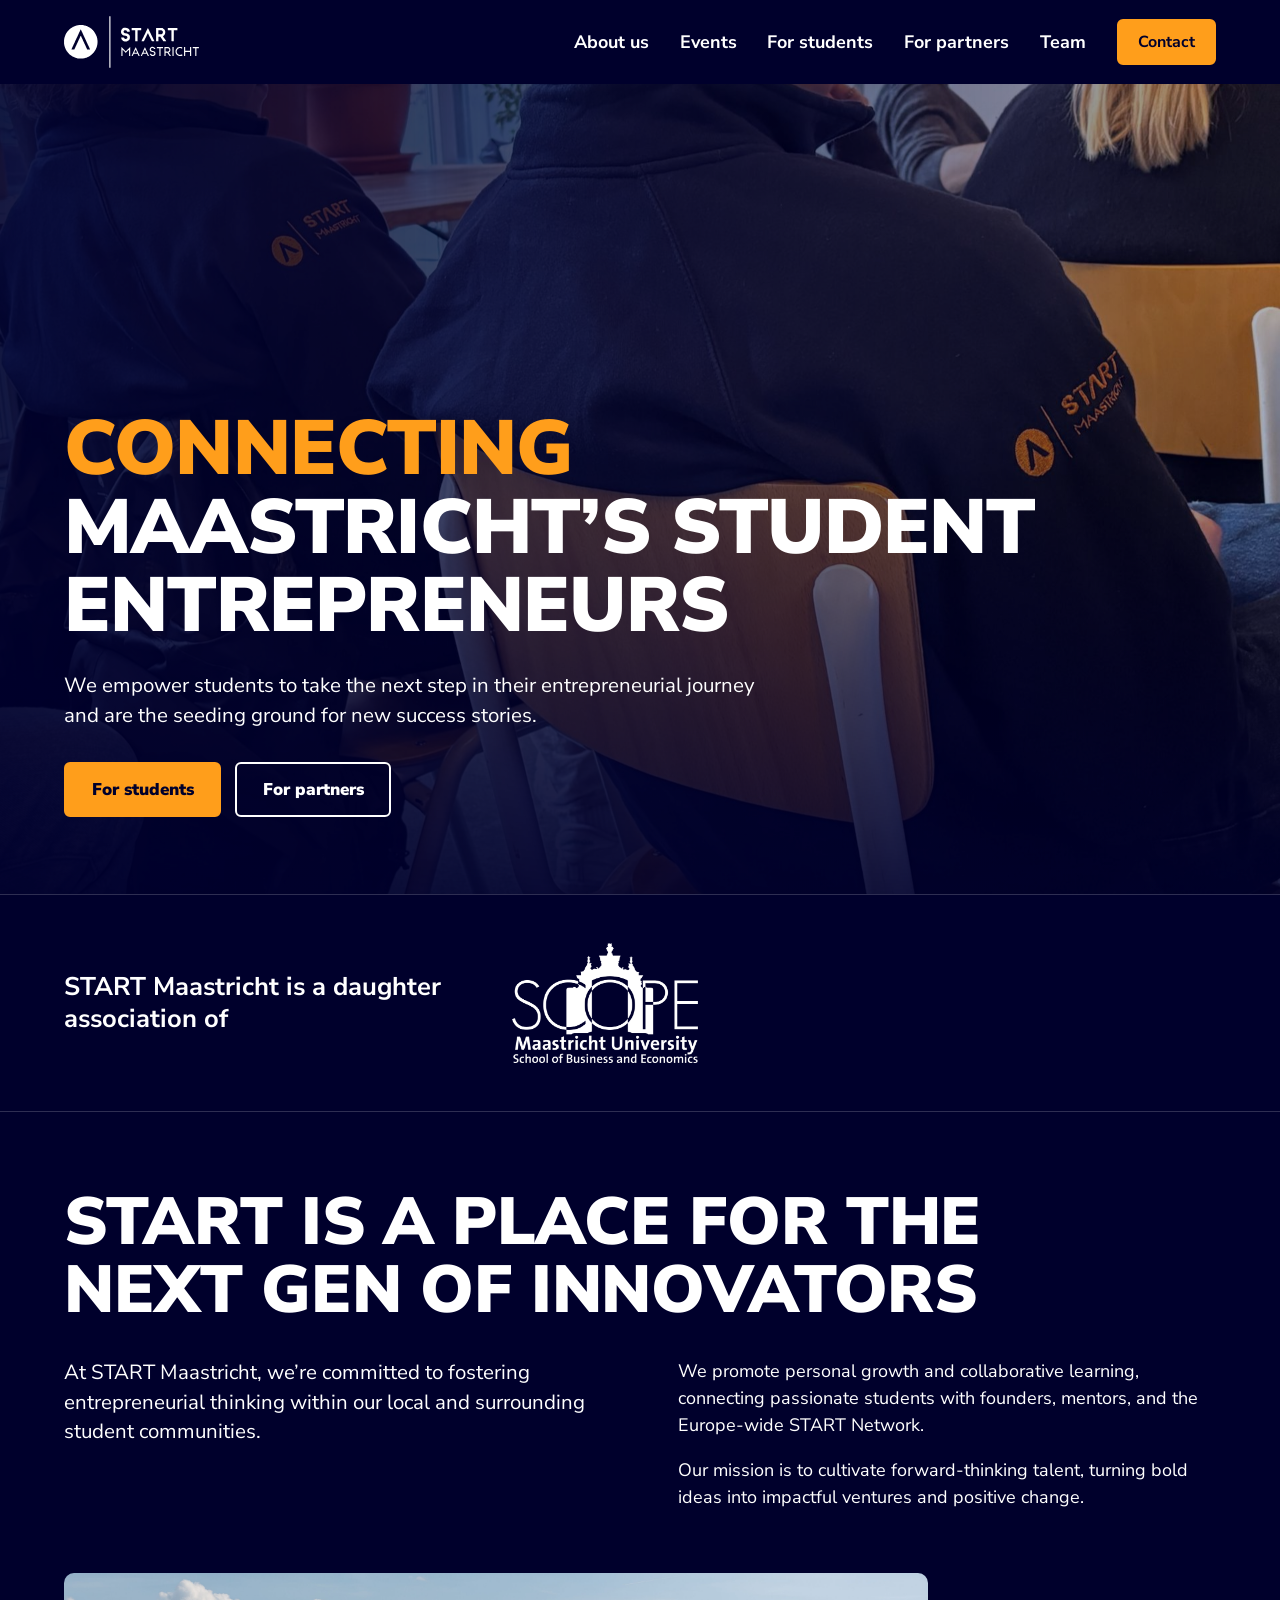
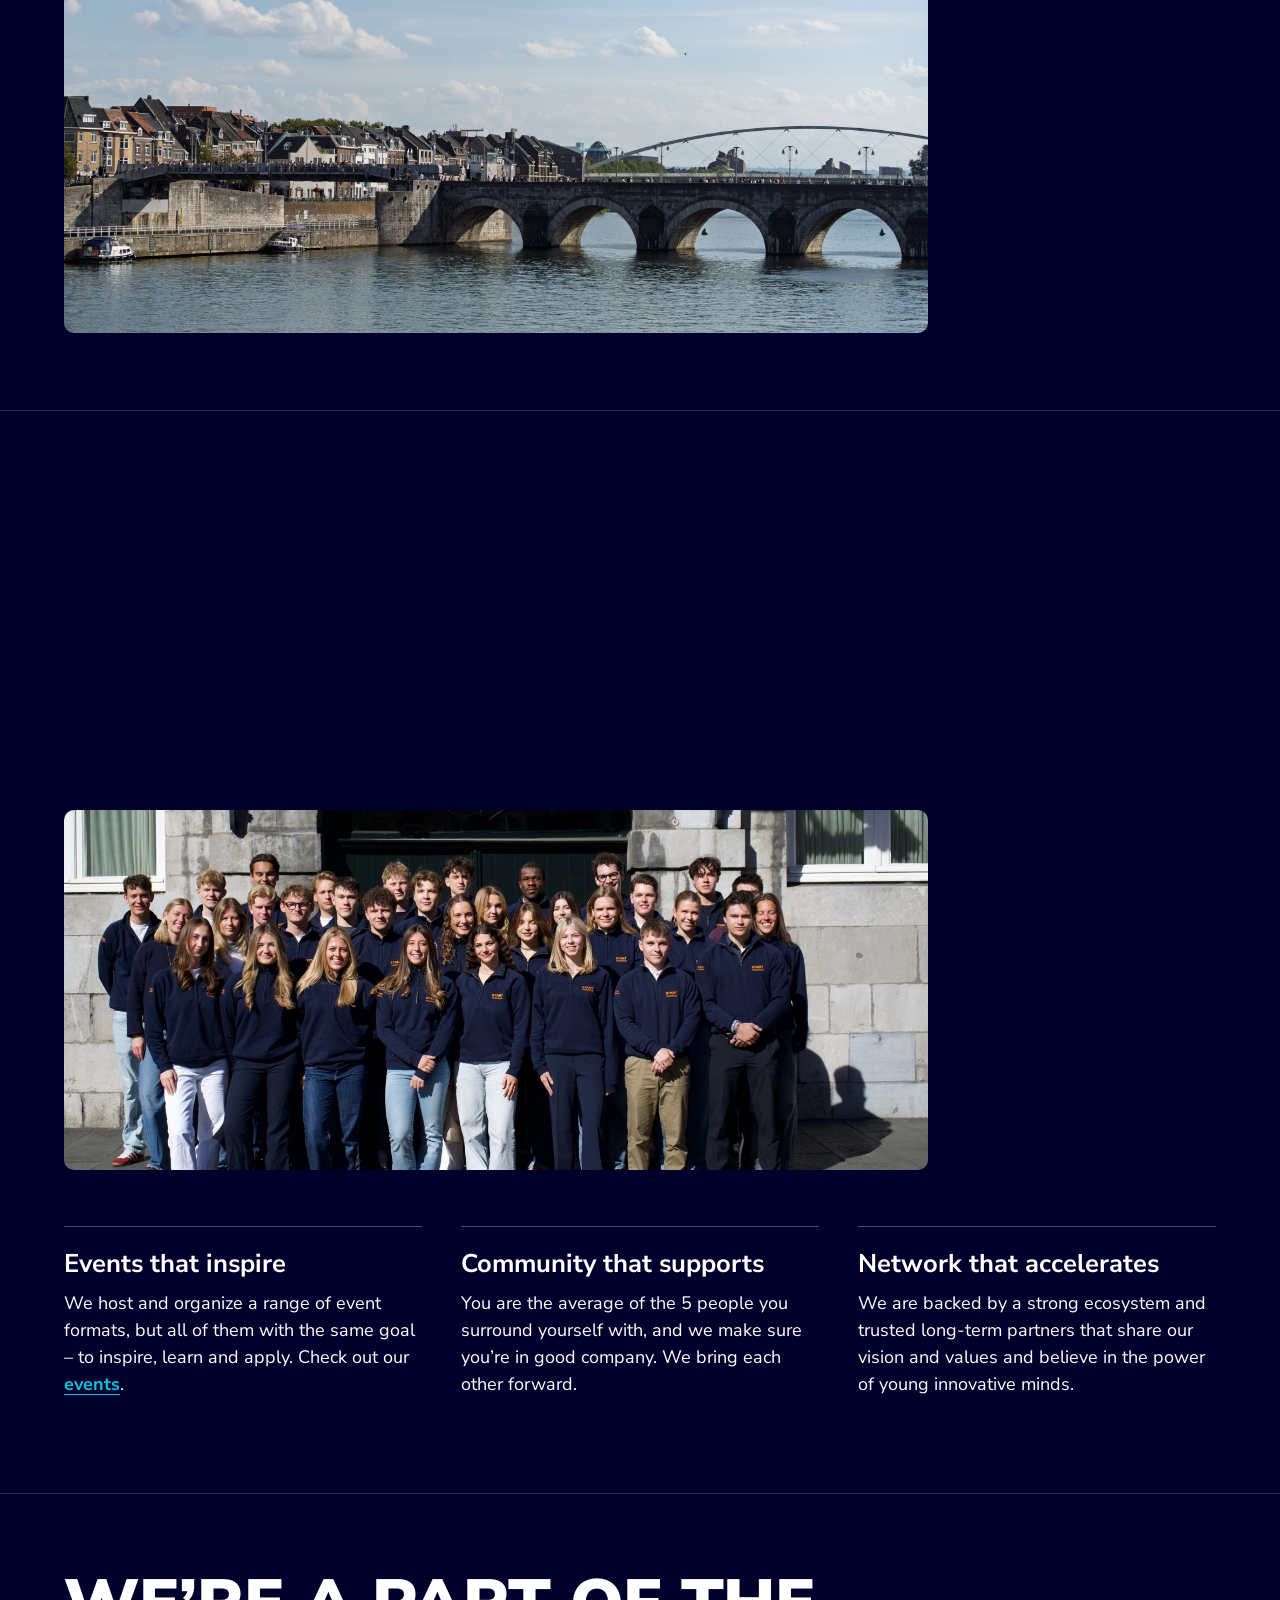
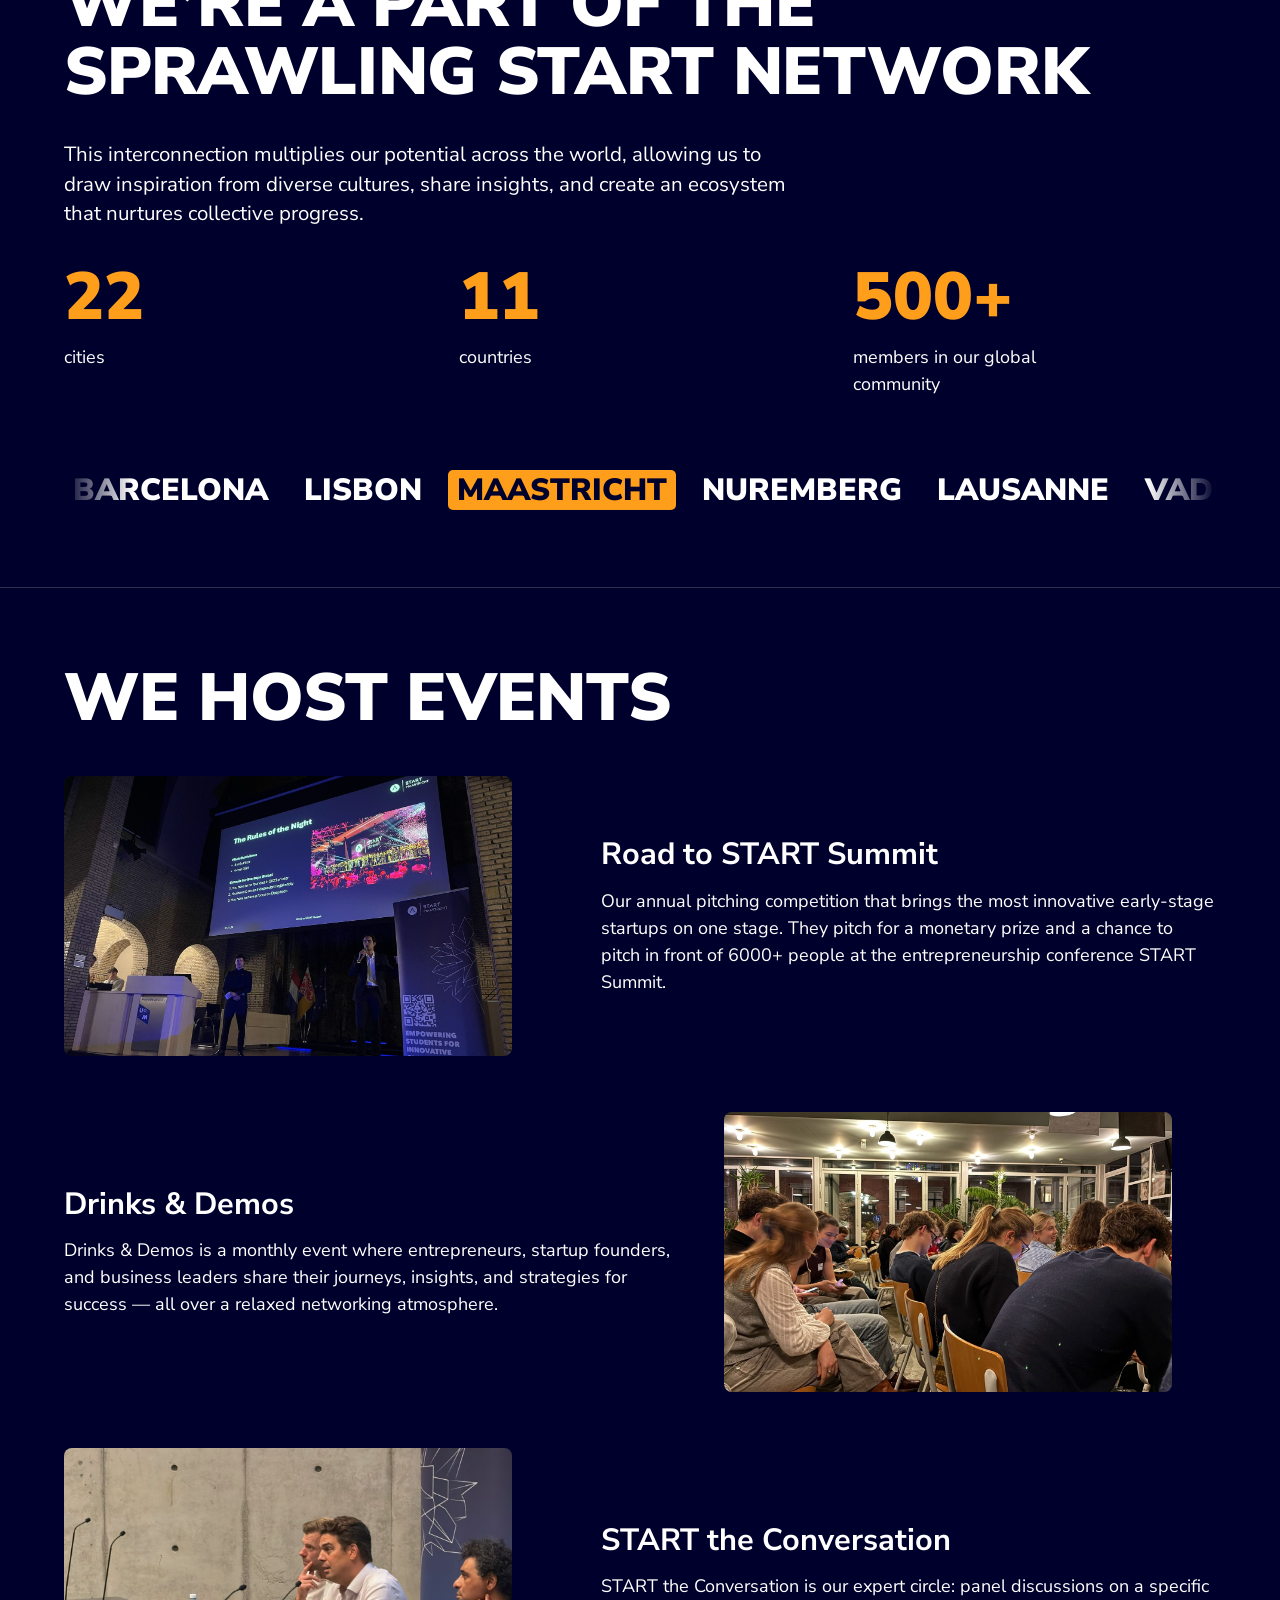
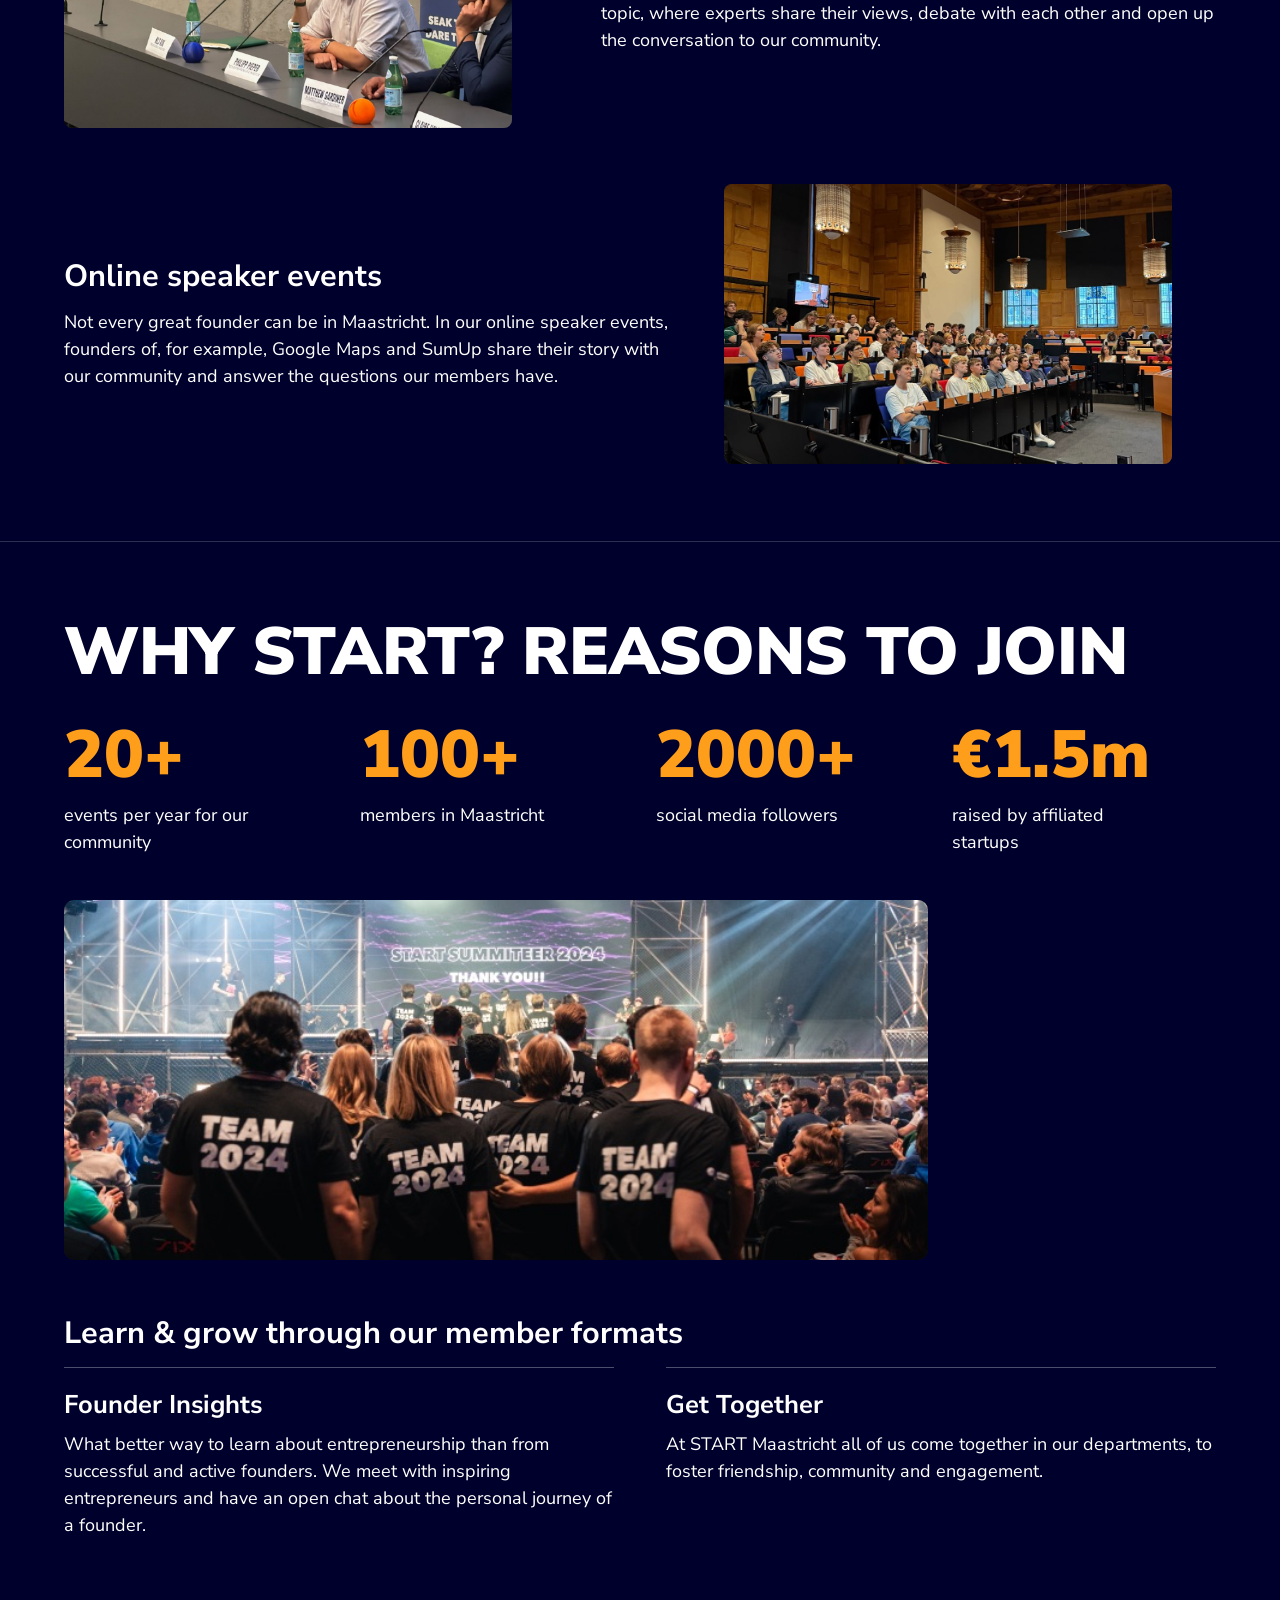
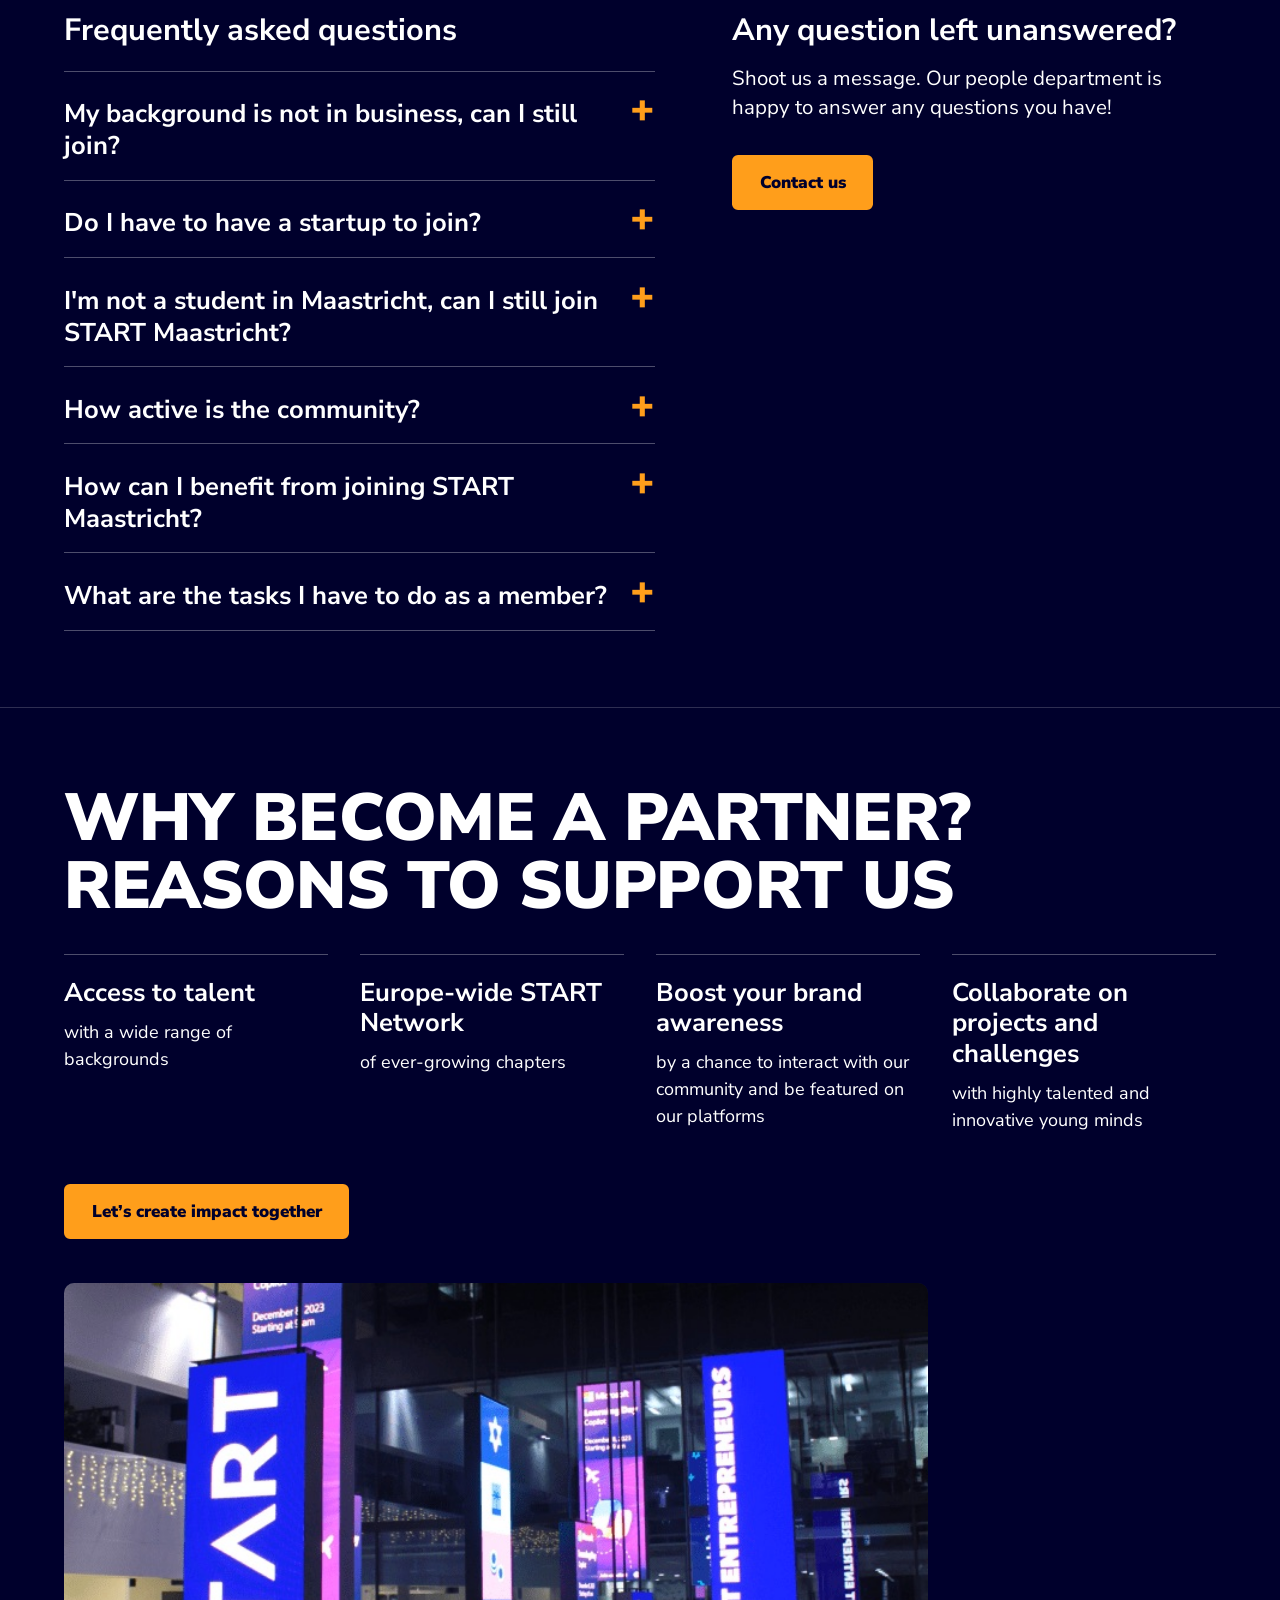
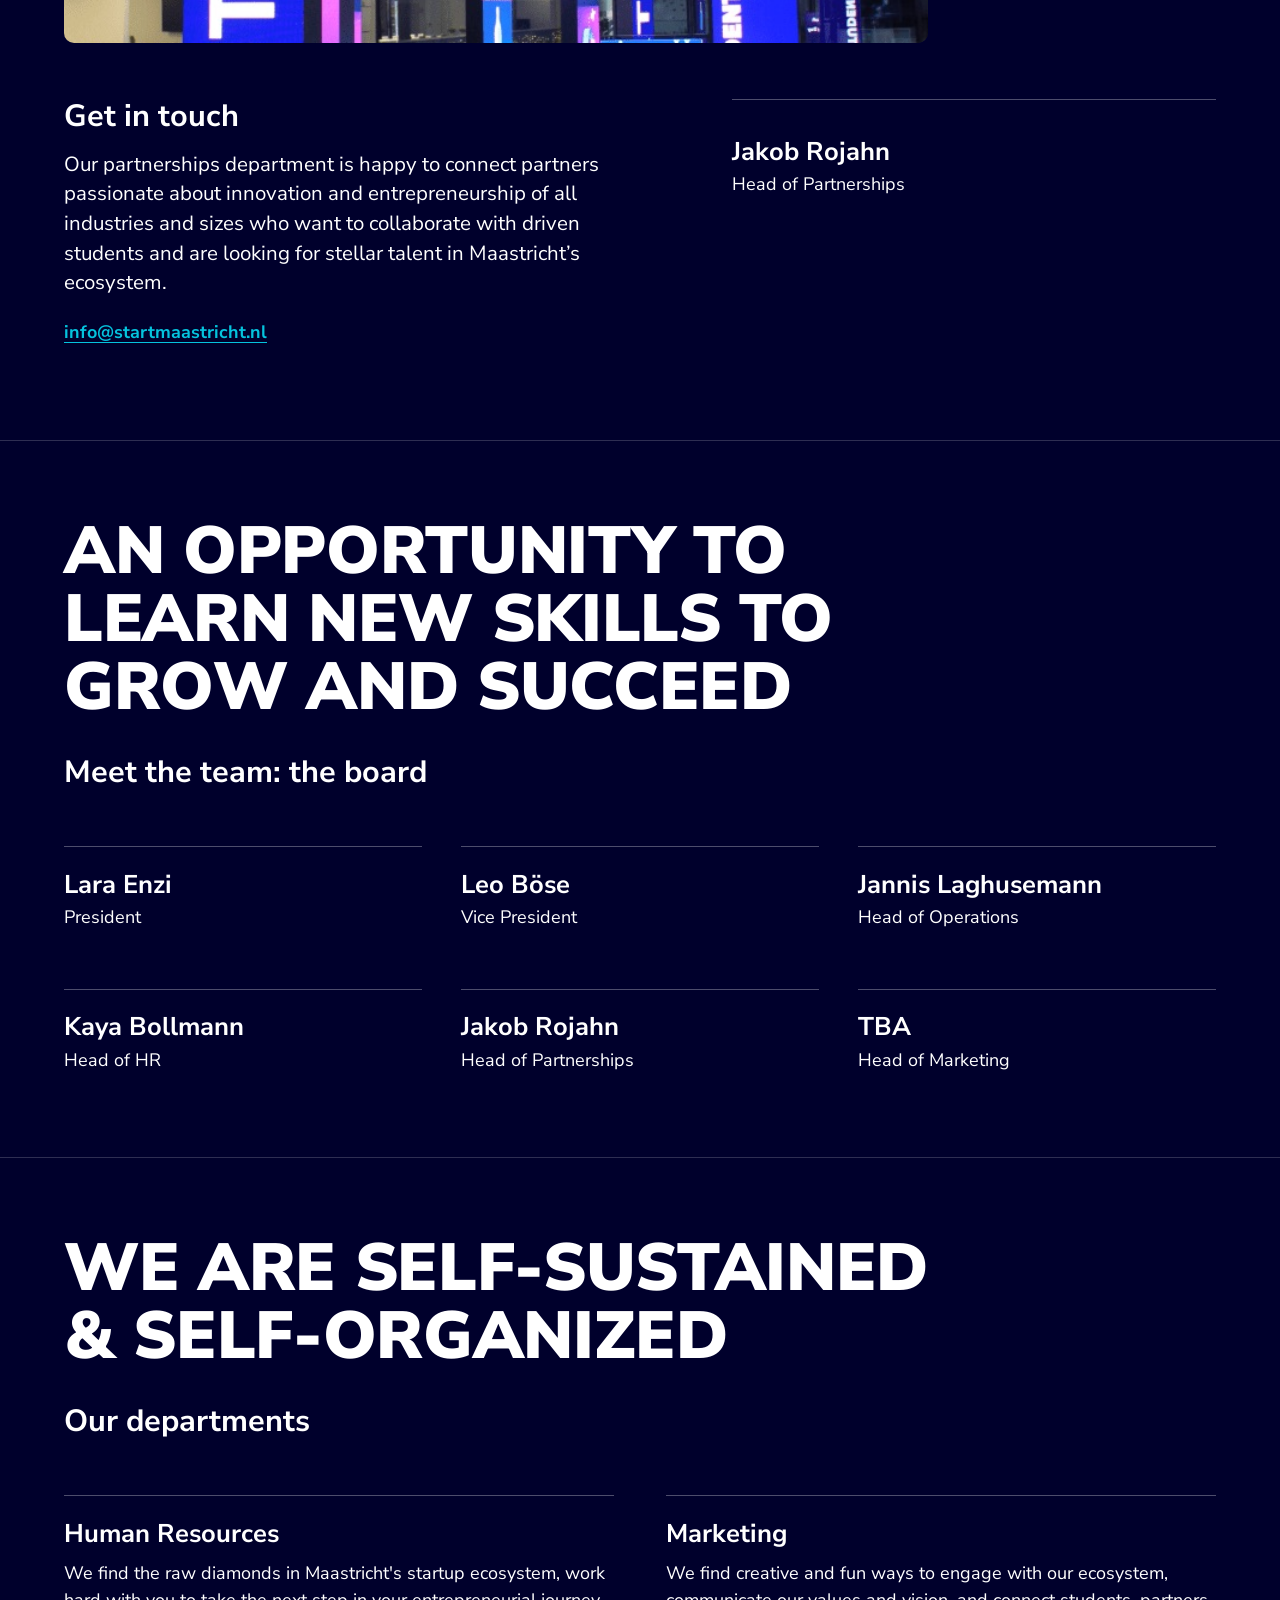
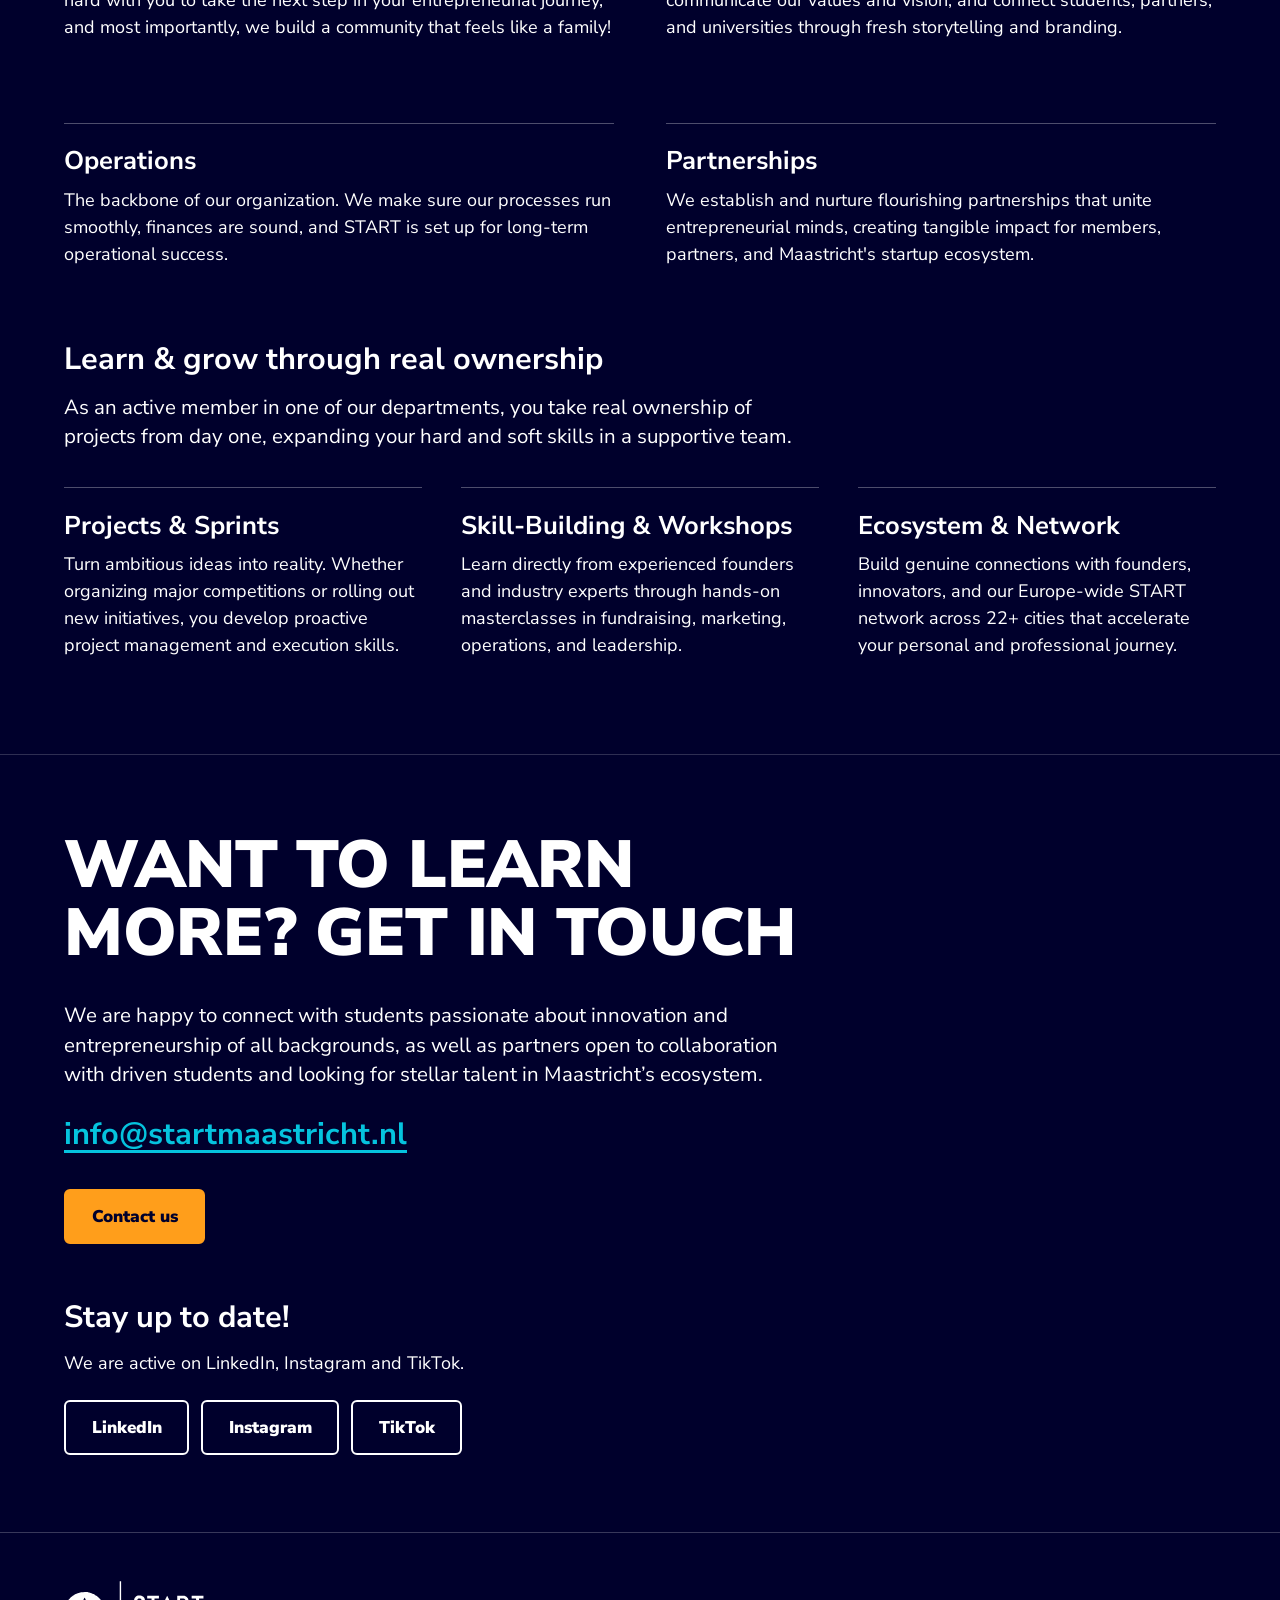
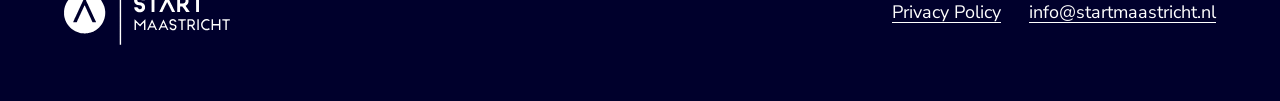
<file: index.html>
<!DOCTYPE html>
<html lang="en">

<head>
  <meta charset="utf-8">
  <meta name="viewport" content="width=device-width, initial-scale=1, viewport-fit=cover">
  <title>START Maastricht – Maastricht’s student entrepreneurs</title>
  <meta name="description"
    content="START Maastricht is the student entrepreneurship community of Maastricht and part of the START Network. We empower students to take the next step in their entrepreneurial journey.">
  <link rel="icon" type="image/svg+xml" href="photos/favicon.svg">
  <script>if (!matchMedia('(prefers-reduced-motion: reduce)').matches) document.documentElement.classList.add('js');</script>
  <link rel="stylesheet" href="style.css">
</head>

<body>
  <div class="progress" aria-hidden="true"></div>
  <a class="skip" href="#main">Skip to content</a>

  <header class="top">
    <div class="bar">
      <a href="#top" aria-label="START Maastricht, back to top"><img class="logo" alt="START Maastricht"
          src="photos/start_maastricht.svg" width="135" height="52"></a>
      <button class="menu-btn" type="button" aria-expanded="false" aria-controls="nav">Menu</button>
      <nav id="nav" aria-label="Main">
        <ul>
          <li><a href="#about">About us</a></li>
          <li><a href="#events">Events</a></li>
          <li><a href="#students">For students</a></li>
          <li><a href="#partners">For partners</a></li>
          <li><a href="#team">Team</a></li>
          <li><a class="btn" href="mailto:info@startmaastricht.nl">Contact</a></li>
        </ul>
      </nav>
    </div>
  </header>

  <main id="main">

    <!-- ================= HERO ================= -->
    <section class="hero" id="top">
      <!-- PHOTO: hero (full-bleed background) -->
      <figure class="photo hero-bg" data-slot="hero"
        data-alt="Two START Maastricht members wearing START sweatshirts at an event"><img src="photos/hero.jpg"
          alt="Two START Maastricht members wearing START sweatshirts at an event" width="1920" height="1440"></figure>
      <div class="hero-inner">
        <h1 class="hero-title">
          <span class="sr-only">Connecting Maastricht’s student entrepreneurs</span>
          <span class="cycle" aria-hidden="true"><span
              class="cycle-track"><span>Connecting</span><span>Creating</span><span>Empowering</span><span>Inspiring</span><span>Uniting</span><span>Connecting</span></span></span>
          <span class="line" aria-hidden="true">Maastricht’s student</span>
          <span class="line" aria-hidden="true">entrepreneurs</span>
        </h1>
        <p class="lead">We empower students to take the next step in their entrepreneurial journey and are the seeding
          ground for new success stories.</p>
        <div class="actions">
          <a class="btn" href="#students">For students</a>
          <a class="btn ghost" href="#partners">For partners</a>
        </div>
      </div>
    </section>

    <section class="scope" aria-label="Parent association">
      <div class="wrap scope-inner">
        <p>START Maastricht is a daughter association of</p>
        <img class="scope-logo" src="photos/scope_maastricht_maastricht_u.png"
          alt="SCOPE Maastricht, Maastricht University School of Business and Economics" width="186" height="120">
      </div>
    </section>

    <!-- ================= ABOUT ================= -->
    <section id="about">
      <div class="wrap">
        <h2 class="h">START is a place for the next gen of innovators</h2>
        <div class="split even">
          <p class="lead">At START Maastricht, we’re committed to fostering entrepreneurial thinking within our local
            and surrounding student communities.</p>
          <div>
            <p>We promote personal growth and collaborative learning, connecting passionate students with founders,
              mentors, and the Europe-wide START Network.</p>
            <p>Our mission is to cultivate forward-thinking talent, turning bold ideas into impactful ventures and
              positive change.</p>
          </div>
        </div>
        <!-- PHOTO: about (big) -->
        <figure class="photo big" data-slot="about" data-alt="About us"><span>Photo: About us, 2:1</span></figure>
      </div>
    </section>

    <!-- ================= COMMUNITY ================= -->
    <section id="community">
      <div class="wrap">
        <h2 class="h">What makes us different</h2>
        <h3 class="sub">A diverse &amp; inclusive community</h3>
        <dl class="stats">
          <div class="stat">
            <dt data-count="15" data-suffix="+">15+</dt>
            <dd>nationalities</dd>
          </div>
          <div class="stat">
            <dt data-count="10">10</dt>
            <dd>academic backgrounds</dd>
          </div>
          <div class="stat">
            <dt data-count="2">2</dt>
            <dd>universities</dd>
          </div>
        </dl>

        <!-- PHOTO: community (big) -->
        <figure class="photo big" data-slot="community" data-alt="Community"><span>Photo: Community, 2:1</span></figure>

        <div class="cols-3 block">
          <article class="rule-top">
            <h3 class="title">Events that inspire</h3>
            <p>We host and organize a range of event formats, but all of them with the same goal – to inspire, learn and
              apply. Check out our <a class="link" href="#events">events</a>.</p>
          </article>
          <article class="rule-top">
            <h3 class="title">Community that supports</h3>
            <p>You are the average of the 5 people you surround yourself with, and we make sure you’re in good company.
              We bring each other forward.</p>
          </article>
          <article class="rule-top">
            <h3 class="title">Network that accelerates</h3>
            <p>We are backed by a strong ecosystem and trusted long-term partners that share our vision and values and
              believe in the power of young innovative minds.</p>
          </article>
        </div>
      </div>
    </section>

    <!-- ================= NETWORK ================= -->
    <section id="network">
      <div class="wrap">
        <h2 class="h">We’re a part of the sprawling START Network</h2>
        <p class="lead">This interconnection multiplies our potential across the world, allowing us to draw inspiration
          from diverse cultures, share insights, and create an ecosystem that nurtures collective progress.</p>
        <dl class="stats">
          <div class="stat">
            <dt data-count="22">22</dt>
            <dd>cities</dd>
          </div>
          <div class="stat">
            <dt data-count="11">11</dt>
            <dd>countries</dd>
          </div>
          <div class="stat">
            <dt data-count="500" data-suffix="+">500+</dt>
            <dd>members in our global community</dd>
          </div>
        </dl>
      </div>
      <div class="marquee" role="group" aria-label="START Network cities">
        <div class="marquee-track">
          <ul class="cities">
            <li>Barcelona</li>
            <li>Lisbon</li>
            <li class="here">Maastricht</li>
            <li>Nuremberg</li>
            <li>Lausanne</li>
            <li>Vaduz</li>
            <li>Helsinki</li>
            <li>Berlin</li>
            <li>St. Gallen</li>
            <li>Stuttgart</li>
            <li>Hamburg</li>
            <li>Paris</li>
            <li>Bogotá</li>
            <li>Quito</li>
            <li>Lima</li>
            <li>Munich</li>
          </ul>
          <ul class="cities" aria-hidden="true">
            <li>Barcelona</li>
            <li>Lisbon</li>
            <li class="here">Maastricht</li>
            <li>Nuremberg</li>
            <li>Lausanne</li>
            <li>Vaduz</li>
            <li>Helsinki</li>
            <li>Berlin</li>
            <li>St. Gallen</li>
            <li>Stuttgart</li>
            <li>Hamburg</li>
            <li>Paris</li>
            <li>Bogotá</li>
            <li>Quito</li>
            <li>Lima</li>
            <li>Munich</li>
          </ul>
        </div>
      </div>
    </section>

    <!-- ================= EVENTS ================= -->
    <section id="events">
      <div class="wrap">
        <h2 class="h">We host events</h2>
        <div class="events" id="events-liste">
          <article class="event">
            <figure class="photo" data-slot="rtss" data-alt="Road to START Summit"><img src="photos/rtss.jpg"
                alt="Two hosts on stage at Road to START Summit in a Maastricht University hall" width="1500"
                height="1125" loading="lazy" style="object-position:50% 50%"></figure>
            <div class="event-text">
              <h3 class="sub">Road to START Summit</h3>
              <p>Our annual pitching competition that brings the most innovative early-stage startups on one stage. They
                pitch for a monetary prize and a chance to pitch in front of 6000+ people at the entrepreneurship
                conference START Summit.</p>
            </div>
          </article>
          <article class="event">
            <figure class="photo" data-slot="dd" data-alt="Drinks &amp; Demos"><img src="photos/dd.jpg"
                alt="Community gathered for a Drinks &amp; Demos evening" width="1500" height="1125" loading="lazy"
                style="object-position:50% 55%"></figure>
            <div class="event-text">
              <h3 class="sub">Drinks &amp; Demos</h3>
              <p>Drinks &amp; Demos is a monthly event where entrepreneurs, startup founders, and business leaders share
                their journeys, insights, and strategies for success — all over a relaxed networking atmosphere.</p>
            </div>
          </article>
          <article class="event">
            <figure class="photo" data-slot="stc" data-alt="START the Conversation"><img src="photos/stc.jpg"
                alt="Panel of speakers at START the Conversation" width="1500" height="843" loading="lazy"
                style="object-position:70% 50%"></figure>
            <div class="event-text">
              <h3 class="sub">START the Conversation</h3>
              <p>START the Conversation is our expert circle: panel discussions on a specific topic, where experts share
                their views, debate with each other and open up the conversation to our community.</p>
            </div>
          </article>
          <article class="event">
            <figure class="photo" data-slot="online" data-alt="Online speaker events"><img src="photos/online.jpg"
                alt="Students watching an online speaker event in a lecture hall" width="1100" height="1466"
                loading="lazy" style="object-position:50% 56%"></figure>
            <div class="event-text">
              <h3 class="sub">Online speaker events</h3>
              <p>Not every great founder can be in Maastricht. In our online speaker events, founders of, for example,
                Google Maps and SumUp share their story with our community and answer the questions our members have.
              </p>
            </div>
          </article>
        </div>
      </div>
    </section>

    <!-- ================= FOR STUDENTS ================= -->
    <section id="students">
      <div class="wrap">
        <h2 class="h">Why START? Reasons to join</h2>
        <dl class="stats">
          <div class="stat">
            <dt data-count="20" data-suffix="+">20+</dt>
            <dd>events per year for our community</dd>
          </div>
          <div class="stat">
            <dt data-count="100" data-suffix="+">50+</dt>
            <dd>members in Maastricht</dd>
          </div>
          <div class="stat">
            <dt data-count="2000" data-suffix="+">1500+</dt>
            <dd>social media followers</dd>
          </div>
          <div class="stat">
            <dt data-count="1.5" data-decimals="1" data-prefix="€" data-suffix="m">€1.5m</dt>
            <dd>raised by affiliated startups</dd>
          </div>
        </dl>

        <!-- PHOTO: students (big) -->
        <figure class="photo big" data-slot="students" data-alt="Members"><span>Photo: Members, 2:1</span></figure>

        <div class="block">
          <h3 class="sub">Learn &amp; grow through our member formats</h3>
          <div class="cols-2">
            <article class="rule-top">
              <h4 class="title">Founder Insights</h4>
              <p>What better way to learn about entrepreneurship than from successful and active founders. We meet with
                inspiring entrepreneurs and have an open chat about the personal journey of a founder.</p>
            </article>
            <article class="rule-top">
              <h4 class="title">Get Together</h4>
              <p>At START Maastricht all of us come together in our departments, to foster friendship, community and
                engagement.</p>
            </article>
          </div>
        </div>

        <div class="block split">
          <div>
            <h3 class="sub">Frequently asked questions</h3>
            <div class="faq" id="faq-liste">
              <details>
                <summary>My background is not in business, can I still join?</summary>
                <p>Of course, our members come from a variety of fields, not just from business backgrounds.</p>
              </details>
              <details>
                <summary>Do I have to have a startup to join?</summary>
                <p>No. You should have an intrinsic motivation towards entrepreneurship topics, a hands-on mentality and
                  willingness to learn.</p>
              </details>
              <details>
                <summary>I’m not a student in Maastricht, can I still join START Maastricht?</summary>
                <p>No, to become a member, you need to be a student enrolled in one of the universities in Maastricht.
                  You are, however, very welcome to join one of our public events or collaborate with us.</p>
              </details>
              <details>
                <summary>How active is the community?</summary>
                <p>We prioritize an active and lively community by organizing over 20 events and community meetups, as
                  well as working in smaller groups on various projects.</p>
              </details>
              <details>
                <summary>How can I benefit from joining START Maastricht?</summary>
                <p>You will get immersed into the entrepreneurship ecosystem, and find a community of like-minded,
                  highly motivated and inspiring students that quickly become good friends. We have frequent event
                  formats where you will gain new skills and insights and tackle hands-on challenges. As an active
                  member you will join one of our departments, where you have additional opportunities to gain new
                  skills and carry out projects.</p>
              </details>
              <details>
                <summary>What are the tasks I have to do as a member?</summary>
                <p>You will choose one of our departments to become an active member and take on different projects. By
                  doing this, you will have a chance to practice proactive project management and execution, and develop
                  new department-specific hard skills like building automations, designing a marketing campaign, partner
                  acquisition, event organization or recruiting of new members.</p>
              </details>
            </div>
          </div>
          <div>
            <h3 class="sub">Any question left unanswered?</h3>
            <p class="lead">Shoot us a message. Our people department is happy to answer any questions you have!</p>
            <div class="actions"><a class="btn" href="mailto:info@startmaastricht.nl">Contact us</a></div>
          </div>
        </div>
      </div>
    </section>

    <!-- ================= FOR PARTNERS ================= -->
    <section id="partners">
      <div class="wrap">
        <h2 class="h">Why become a partner? Reasons to support us</h2>

        <div class="cols-4">
          <article class="rule-top">
            <h3 class="title">Access to talent</h3>
            <p>with a wide range of backgrounds</p>
          </article>
          <article class="rule-top">
            <h3 class="title">Europe-wide START Network</h3>
            <p>of ever-growing chapters</p>
          </article>
          <article class="rule-top">
            <h3 class="title">Boost your brand awareness</h3>
            <p>by a chance to interact with our community and be featured on our platforms</p>
          </article>
          <article class="rule-top">
            <h3 class="title">Collaborate on projects and challenges</h3>
            <p>with highly talented and innovative young minds</p>
          </article>
        </div>
        <div class="actions"><a class="btn" href="mailto:info@startmaastricht.nl">Let’s create impact together</a></div>

        <!-- PHOTO: partners (big) -->
        <figure class="photo big" data-slot="partners" data-alt="Partners"><span>Photo: Partners, 2:1</span></figure>



        <div class="block split">
          <div>
            <h3 class="sub">Get in touch</h3>
            <p class="lead">Our partnerships department is happy to connect partners passionate about innovation and
              entrepreneurship of all industries and sizes who want to collaborate with driven students and are looking
              for stellar talent in Maastricht’s ecosystem.</p>
            <p><a class="link" href="mailto:info@startmaastricht.nl">info@startmaastricht.nl</a></p>
          </div>
          <div class="rule-top">
            <p class="person-name" id="partner-contact-name">Jakob Rojahn</p>
            <p class="person-role" id="partner-contact-role">Head of Partnerships</p>
          </div>
        </div>
      </div>
    </section>

    <!-- ================= TEAM ================= -->
    <section id="team">
      <div class="wrap">
        <h2 class="h">An opportunity to learn new skills to grow and succeed</h2>
        <h3 class="sub" id="board-ueberschrift">Meet the team: the board</h3>
        <!-- PHOTO: board (big) -->
        <figure class="photo big" data-slot="board" data-alt="The board"><span>Photo: The board, 2:1</span></figure>
        <div class="cols-3 block" id="board-mitglieder">
          <div class="rule-top person">
            <p class="person-name">Lara Enzi</p>
            <p class="person-role">President</p>
          </div>
          <div class="rule-top person">
            <p class="person-name">Leo Böse</p>
            <p class="person-role">Vice President</p>
          </div>
          <div class="rule-top person">
            <p class="person-name">Jannis Laghusemann</p>
            <p class="person-role">Head of Operations</p>
          </div>
          <div class="rule-top person">
            <p class="person-name">Kaya Bollmann</p>
            <p class="person-role">Head of HR</p>
          </div>
          <div class="rule-top person">
            <p class="person-name">Jakob Rojahn</p>
            <p class="person-role">Head of Partnerships</p>
          </div>
          <div class="rule-top person">
            <p class="person-name">TBA</p>
            <p class="person-role">Head of Marketing</p>
          </div>
        </div>
      </div>
    </section>

    <!-- ================= DEPARTMENTS ================= -->
    <section id="departments">
      <div class="wrap">
        <h2 class="h" id="departments-ueberschrift">We are self-sustained &amp; self-organized</h2>
        <h3 class="sub" id="departments-sub">Our departments</h3>
        <!-- PHOTO: team (big) -->
        <figure class="photo big" data-slot="team" data-alt="Team"><span>Photo: Team, 2:1</span></figure>
        <div class="cols-2 block" id="departments-liste">
          <article class="rule-top">
            <h4 class="title">Human Resources</h4>
            <p>We find the raw diamonds in Maastricht’s startup ecosystem, work hard with you to take the next step in
              your entrepreneurial journey, and most importantly, we build a community that feels like a family!</p>
          </article>
          <article class="rule-top">
            <h4 class="title">Marketing</h4>
            <p>We find creative and fun ways to engage with our ecosystem, communicate the values, vision, and
              happenings in START Maastricht, and connect to stakeholders, like students, industry partners,
              universities and other initiatives.</p>
          </article>
          <article class="rule-top">
            <h4 class="title">Operations</h4>
            <p>The Operations department is the backbone of our organization. We make sure our processes run smoothly
              and that START is set up for long-term success legally and operationally.</p>
          </article>
          <article class="rule-top">
            <h4 class="title">Partnerships</h4>
            <p>We establish and nurture flourishing partnerships that unite entrepreneurial minds. We work toward a
              positive impact for our members, partners and Maastricht’s entrepreneurship ecosystem.</p>
          </article>
        </div>

        <div class="block">
          <h3 class="sub" id="learn-grow-heading">Learn &amp; grow through real ownership</h3>
          <p class="lead" id="learn-grow-intro">As an active member in one of our departments, you take real ownership
            of projects from day one, expanding your hard and soft skills in a supportive team.</p>
          <div class="cols-3" id="learn-grow-aufgaben" style="margin-top:2.2rem">
            <article class="rule-top">
              <h4 class="title">Projects &amp; Sprints</h4>
              <p>Turn ambitious ideas into reality. Whether organizing major competitions or rolling out new
                initiatives, you develop proactive project management and execution skills.</p>
            </article>
            <article class="rule-top">
              <h4 class="title">Skill-Building &amp; Workshops</h4>
              <p>Learn directly from experienced founders and industry experts through hands-on masterclasses in
                fundraising, marketing, operations, and leadership.</p>
            </article>
            <article class="rule-top">
              <h4 class="title">Ecosystem &amp; Network</h4>
              <p>Build genuine connections with founders, innovators, and our Europe-wide START network across 22+
                cities that accelerate your personal and professional journey.</p>
            </article>
          </div>
        </div>
      </div>
    </section>

    <!-- ================= CONTACT ================= -->
    <section id="contact">
      <div class="wrap">
        <h2 class="h">Want to learn more? Get in touch</h2>
        <p class="lead">We are happy to connect with students passionate about innovation and entrepreneurship of all
          backgrounds, as well as partners open to collaboration with driven students and looking for stellar talent in
          Maastricht’s ecosystem.</p>
        <p class="mail"><a class="link" href="mailto:info@startmaastricht.nl">info@startmaastricht.nl</a></p>
        <div class="actions"><a class="btn" href="mailto:info@startmaastricht.nl">Contact us</a></div>

        <div class="block">
          <h3 class="sub">Stay up to date!</h3>
          <p>We are active on LinkedIn, Instagram and TikTok.</p>
          <div class="socials">
            <a class="btn ghost" href="https://www.linkedin.com/company/start-maastricht" rel="noopener">LinkedIn</a>
            <a class="btn ghost" href="https://www.instagram.com/start_maastricht/" rel="noopener">Instagram</a>
            <a class="btn ghost" href="https://www.tiktok.com/@start.maastricht" rel="noopener">TikTok</a>
          </div>
        </div>
      </div>
    </section>

  </main>

  <footer>
    <div class="bar">
      <img class="logo" alt="START Maastricht" src="photos/start_maastricht_s.svg" width="166" height="64">
      <ul>
        <li><a href="#privacy" id="privacy-link" aria-haspopup="dialog">Privacy Policy</a></li>
        <li><a href="mailto:info@startmaastricht.nl">info@startmaastricht.nl</a></li>
      </ul>
    </div>
  </footer>

  <!-- Privacy Policy Modal -->
  <div id="privacy-modal" class="modal-overlay" role="dialog" aria-modal="true" aria-labelledby="privacy-title" hidden>
    <div class="modal-backdrop" data-close-modal></div>
    <div class="modal-window">
      <div class="modal-header">
        <h2 id="privacy-title">Privacy Policy</h2>
        <button type="button" class="modal-close" data-close-modal aria-label="Close Privacy Policy">
          <svg viewBox="0 0 24 24" fill="none" stroke="currentColor" stroke-linecap="round" stroke-linejoin="round">
            <line x1="18" y1="6" x2="6" y2="18"></line>
            <line x1="6" y1="6" x2="18" y2="18"></line>
          </svg>
        </button>
      </div>
      <div class="modal-body">
        <span class="modal-updated">Last updated: March 10, 2024</span>
        <p>This Privacy Policy describes Our policies and procedures on the collection, use and disclosure of Your
          information when You use the Service and tells You about Your privacy rights and how the law protects You.</p>
        <p>We use Your Personal data to provide and improve the Service. By using the Service, You agree to the
          collection and use of information in accordance with this Privacy Policy.</p>

        <h3>Interpretation and Definitions</h3>
        <h4>Interpretation</h4>
        <p>The words of which the initial letter is capitalised have meanings defined under the following conditions.
          The following definitions shall have the same meaning regardless of whether they appear in singular or in
          plural.</p>

        <h4>Definitions</h4>
        <p>For the purposes of this Privacy Policy:</p>
        <ul>
          <li><strong>Account</strong> means a unique account created for You to access our Service or parts of our
            Service.</li>
          <li><strong>Affiliate</strong> means an entity that controls, is controlled by or is under common control with
            a party, where &ldquo;control&rdquo; means ownership of 50% or more of the shares, equity interest or other
            securities entitled to vote for election of directors or other managing authority.</li>
          <li><strong>Company</strong> (referred to as either &ldquo;the Company&rdquo;, &ldquo;We&rdquo;,
            &ldquo;Us&rdquo; or &ldquo;Our&rdquo; in this Agreement) refers to START Maastricht, Bonnefantenstraat 2,
            6211 KL, Maastricht, Limburg, Netherlands.</li>
          <li><strong>Cookies</strong> are small files that are placed on Your computer, mobile device or any other
            device by a website, containing the details of Your browsing history on that website among its many uses.
          </li>
          <li><strong>Country</strong> refers to: Netherlands.</li>
          <li><strong>Device</strong> means any device that can access the Service such as a computer, a cellphone or a
            digital tablet.</li>
          <li><strong>Personal Data</strong> is any information that relates to an identified or identifiable
            individual.</li>
          <li><strong>Service</strong> refers to the Website.</li>
          <li><strong>Service Provider</strong> means any natural or legal person who processes the data on behalf of
            the Company. It refers to third-party companies or individuals employed by the Company to facilitate the
            Service, to provide the Service on behalf of the Company, to perform services related to the Service or to
            assist the Company in analyzing how the Service is used.</li>
          <li><strong>Usage Data</strong> refers to data collected automatically, either generated by the use of the
            Service or from the Service infrastructure itself (for example, the duration of a page visit).</li>
          <li><strong>Website</strong> refers to START Maastricht, accessible from <a href="https://startmaastricht.nl"
              target="_blank" rel="noopener">https://startmaastricht.nl</a>.</li>
          <li><strong>You</strong> means the individual accessing or using the Service, or the company, or other legal
            entity on behalf of which such individual is accessing or using the Service, as applicable.</li>
        </ul>

        <h3>Collecting and Using Your Personal Data</h3>
        <h4>Types of Data Collected</h4>
        <p><strong>Personal Data:</strong> While using Our Service, We may ask You to provide Us with certain personally
          identifiable information that can be used to contact or identify You. Personally identifiable information may
          include, but is not limited to: Email address, First name and last name, Usage Data.</p>
        <p><strong>Usage Data:</strong> Usage Data is collected automatically when using the Service. Usage Data may
          include information such as Your Device's Internet Protocol address (e.g. IP address), browser type, browser
          version, the pages of our Service that You visit, the time and date of Your visit, the time spent on those
          pages, unique device identifiers and other diagnostic data.</p>
        <p>When You access the Service by or through a mobile device, We may collect certain information automatically,
          including, but not limited to, the type of mobile device You use, Your mobile device unique ID, the IP address
          of Your mobile device, Your mobile operating system, the type of mobile Internet browser You use, unique
          device identifiers and other diagnostic data.</p>

        <h4>Tracking Technologies and Cookies</h4>
        <p>We use Cookies and similar tracking technologies to track the activity on Our Service and store certain
          information. Tracking technologies used are beacons, tags, and scripts to collect and track information and to
          improve and analyze Our Service.</p>
        <p>Cookies can be &ldquo;Persistent&rdquo; or &ldquo;Session&rdquo; Cookies. Persistent Cookies remain on Your
          personal computer or mobile device when You go offline, while Session Cookies are deleted as soon as You close
          Your web browser. We use both Session and Persistent Cookies for the purposes set out below:</p>
        <ul>
          <li><strong>Necessary / Essential Cookies</strong> (Session Cookies, administered by Us): These Cookies are
            essential to provide You with services available through the Website and to enable You to use some of its
            features.</li>
          <li><strong>Cookies Policy / Notice Acceptance Cookies</strong> (Persistent Cookies, administered by Us):
            These Cookies identify if users have accepted the use of cookies on the Website.</li>
          <li><strong>Functionality Cookies</strong> (Persistent Cookies, administered by Us): These Cookies allow us to
            remember choices You make when You use the Website, such as remembering your login details or language
            preference.</li>
        </ul>

        <h4>Use of Your Personal Data</h4>
        <p>The Company may use Personal Data for the following purposes:</p>
        <ul>
          <li><strong>To provide and maintain our Service</strong>, including to monitor the usage of our Service.</li>
          <li><strong>To manage Your Account:</strong> to manage Your registration as a user of the Service.</li>
          <li><strong>For the performance of a contract:</strong> the development, compliance and undertaking of the
            purchase contract for the products, items or services You have purchased or of any other contract with Us
            through the Service.</li>
          <li><strong>To contact You:</strong> To contact You by email, telephone calls, SMS, or other equivalent forms
            of electronic communication.</li>
          <li><strong>To provide You</strong> with news, special offers and general information about other goods,
            services and events which we offer.</li>
          <li><strong>To manage Your requests:</strong> To attend and manage Your requests to Us.</li>
          <li><strong>For business transfers:</strong> We may use Your information to evaluate or conduct a merger,
            divestiture, restructuring, reorganization, dissolution, or other sale or transfer of some or all of Our
            assets.</li>
          <li><strong>For other purposes:</strong> We may use Your information for other purposes, such as data
            analysis, identifying usage trends, and to evaluate and improve our Service, products, services, marketing
            and your experience.</li>
        </ul>

        <h4>Retention and Transfer of Your Personal Data</h4>
        <p>The Company will retain Your Personal Data only for as long as is necessary for the purposes set out in this
          Privacy Policy. We will retain and use Your Personal Data to the extent necessary to comply with our legal
          obligations, resolve disputes, and enforce our legal agreements and policies.</p>
        <p>Your information, including Personal Data, is processed at the Company's operating offices and in any other
          places where the parties involved in the processing are located. Your consent to this Privacy Policy followed
          by Your submission of such information represents Your agreement to that transfer.</p>

        <h4>Delete Your Personal Data</h4>
        <p>You have the right to delete or request that We assist in deleting the Personal Data that We have collected
          about You. You may also contact Us to request access to, correct, or delete any personal information that You
          have provided to Us.</p>

        <h4>Disclosure of Your Personal Data</h4>
        <p><strong>Business Transactions:</strong> If the Company is involved in a merger, acquisition or asset sale,
          Your Personal Data may be transferred.</p>
        <p><strong>Law enforcement:</strong> Under certain circumstances, the Company may be required to disclose Your
          Personal Data if required to do so by law or in response to valid requests by public authorities.</p>
        <p><strong>Other legal requirements:</strong> The Company may disclose Your Personal Data in the good faith
          belief that such action is necessary to comply with a legal obligation, protect and defend the rights or
          property of the Company, prevent wrongdoing, or protect the personal safety of users.</p>

        <h4>Security of Your Personal Data</h4>
        <p>The security of Your Personal Data is important to Us, but remember that no method of transmission over the
          Internet, or method of electronic storage is 100% secure. While We strive to use commercially acceptable means
          to protect Your Personal Data, We cannot guarantee its absolute security.</p>

        <h3>Children's Privacy</h3>
        <p>Our Service does not address anyone under the age of 13. We do not knowingly collect personally identifiable
          information from anyone under the age of 13. If You are a parent or guardian and You are aware that Your child
          has provided Us with Personal Data, please contact Us.</p>

        <h3>Links to Other Websites</h3>
        <p>Our Service may contain links to other websites that are not operated by Us. If You click on a third party
          link, You will be directed to that third party's site. We strongly advise You to review the Privacy Policy of
          every site You visit.</p>

        <h3>Changes to this Privacy Policy</h3>
        <p>We may update Our Privacy Policy from time to time. We will notify You of any changes by posting the new
          Privacy Policy on this page.</p>

        <h3>Contact Us</h3>
        <p>If you have any questions about this Privacy Policy, You can contact us:</p>
        <p>By email: <a href="mailto:info@startmaastricht.nl">info@startmaastricht.nl</a></p>
      </div>
    </div>
  </div>

  <script src="main.js"></script>
  <script src="content.js"></script>
</body>

</html>
</file>
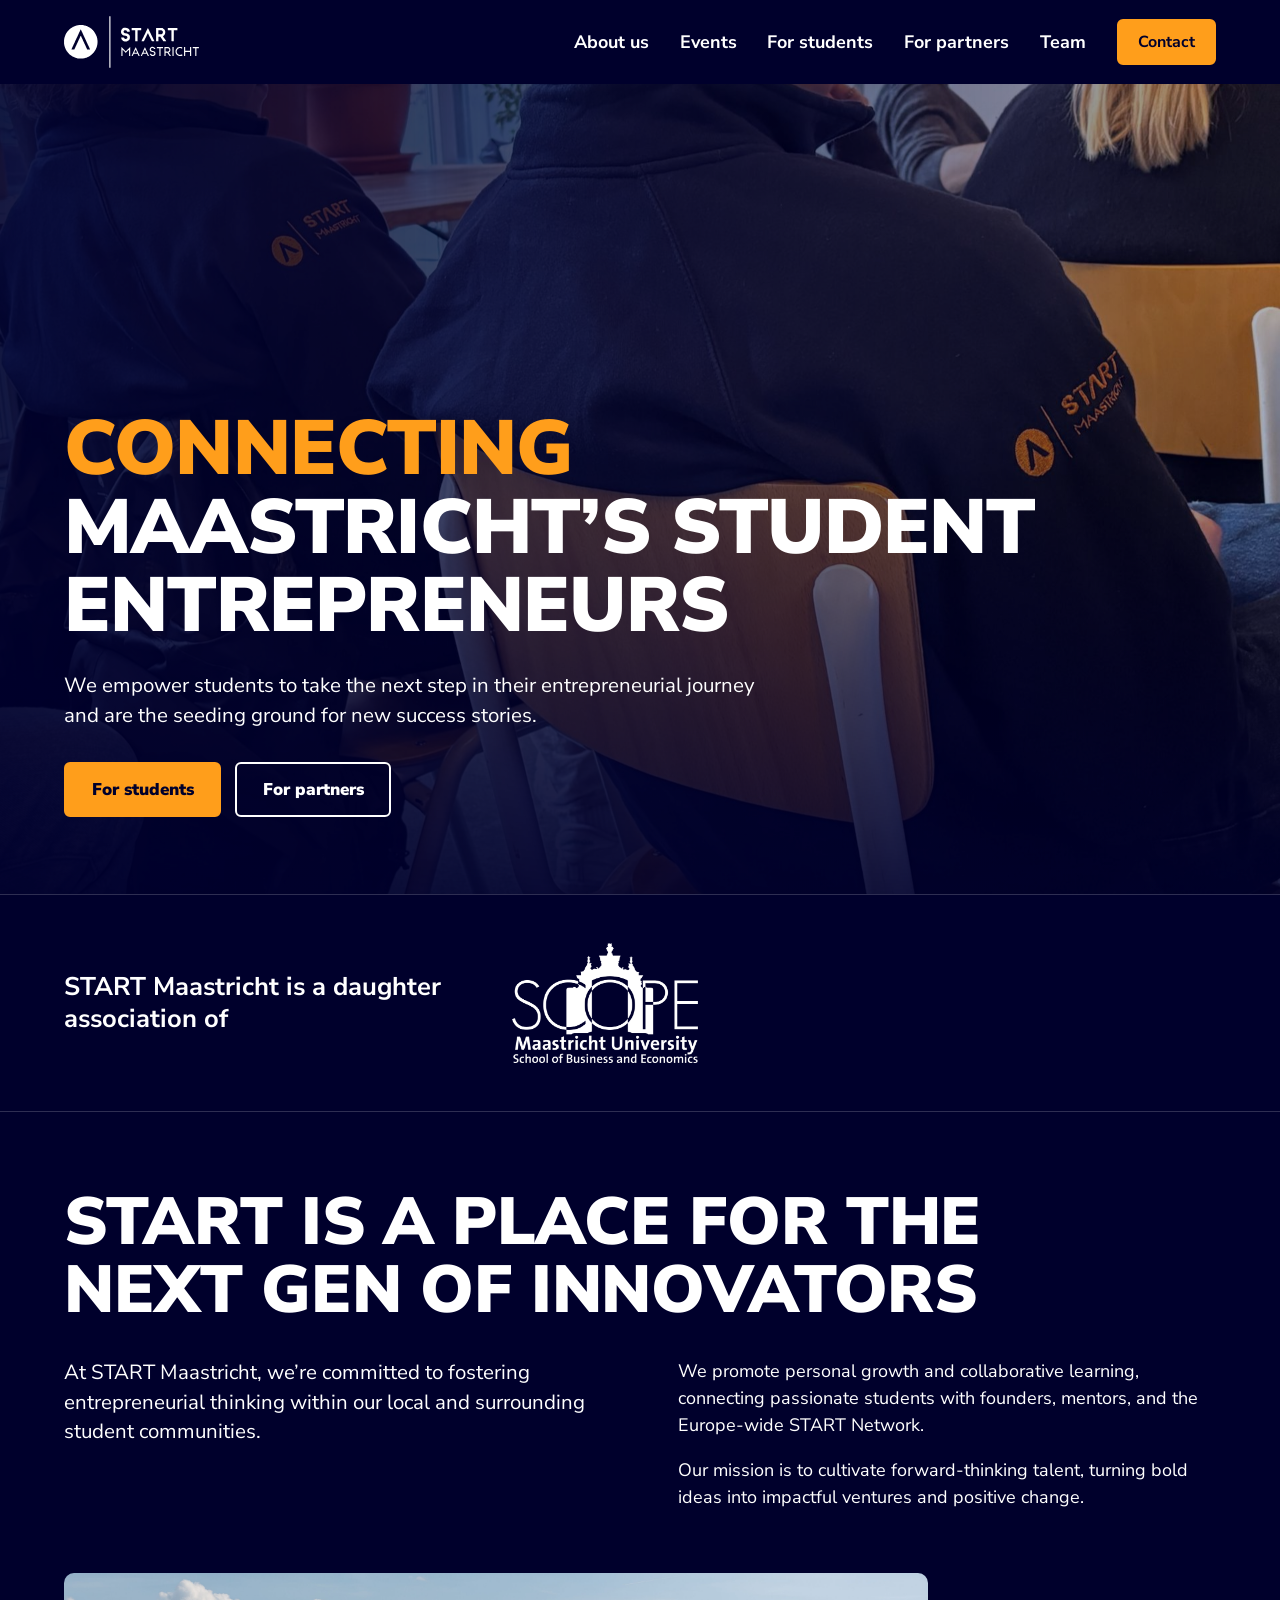
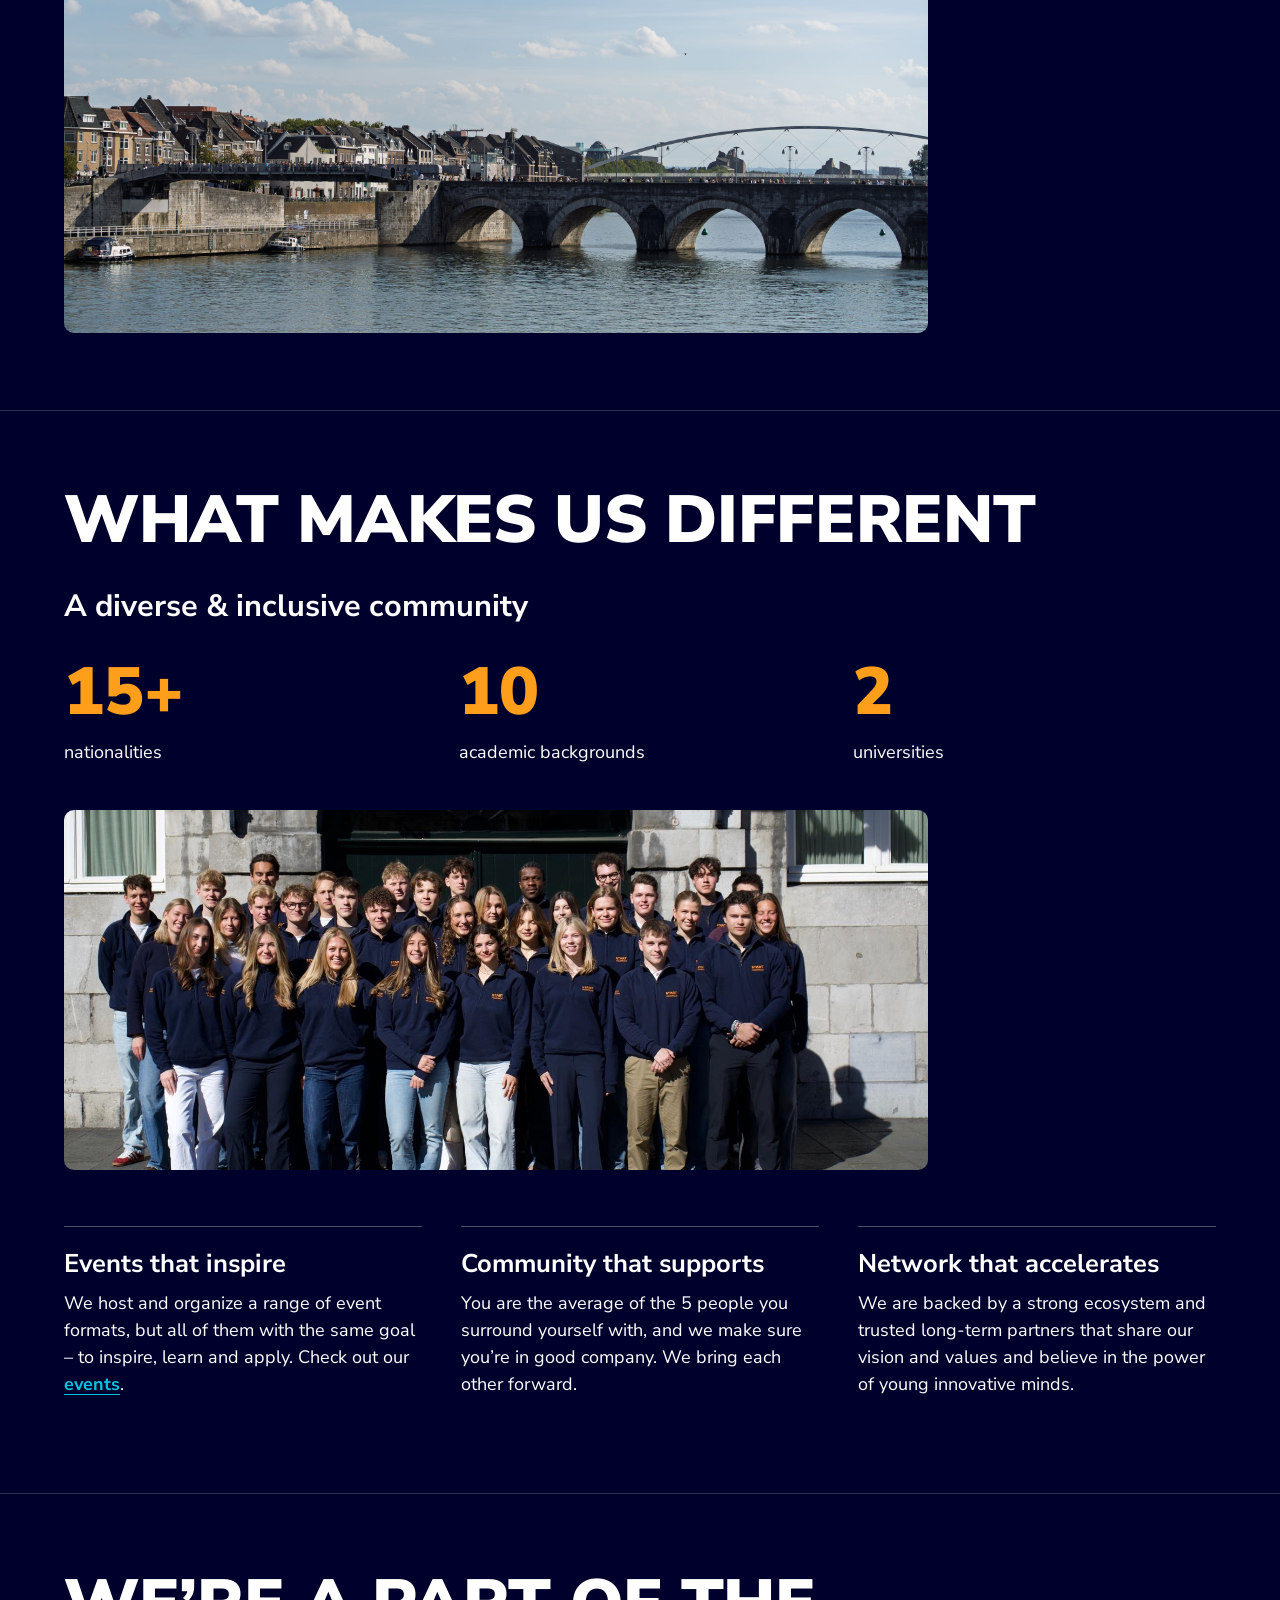
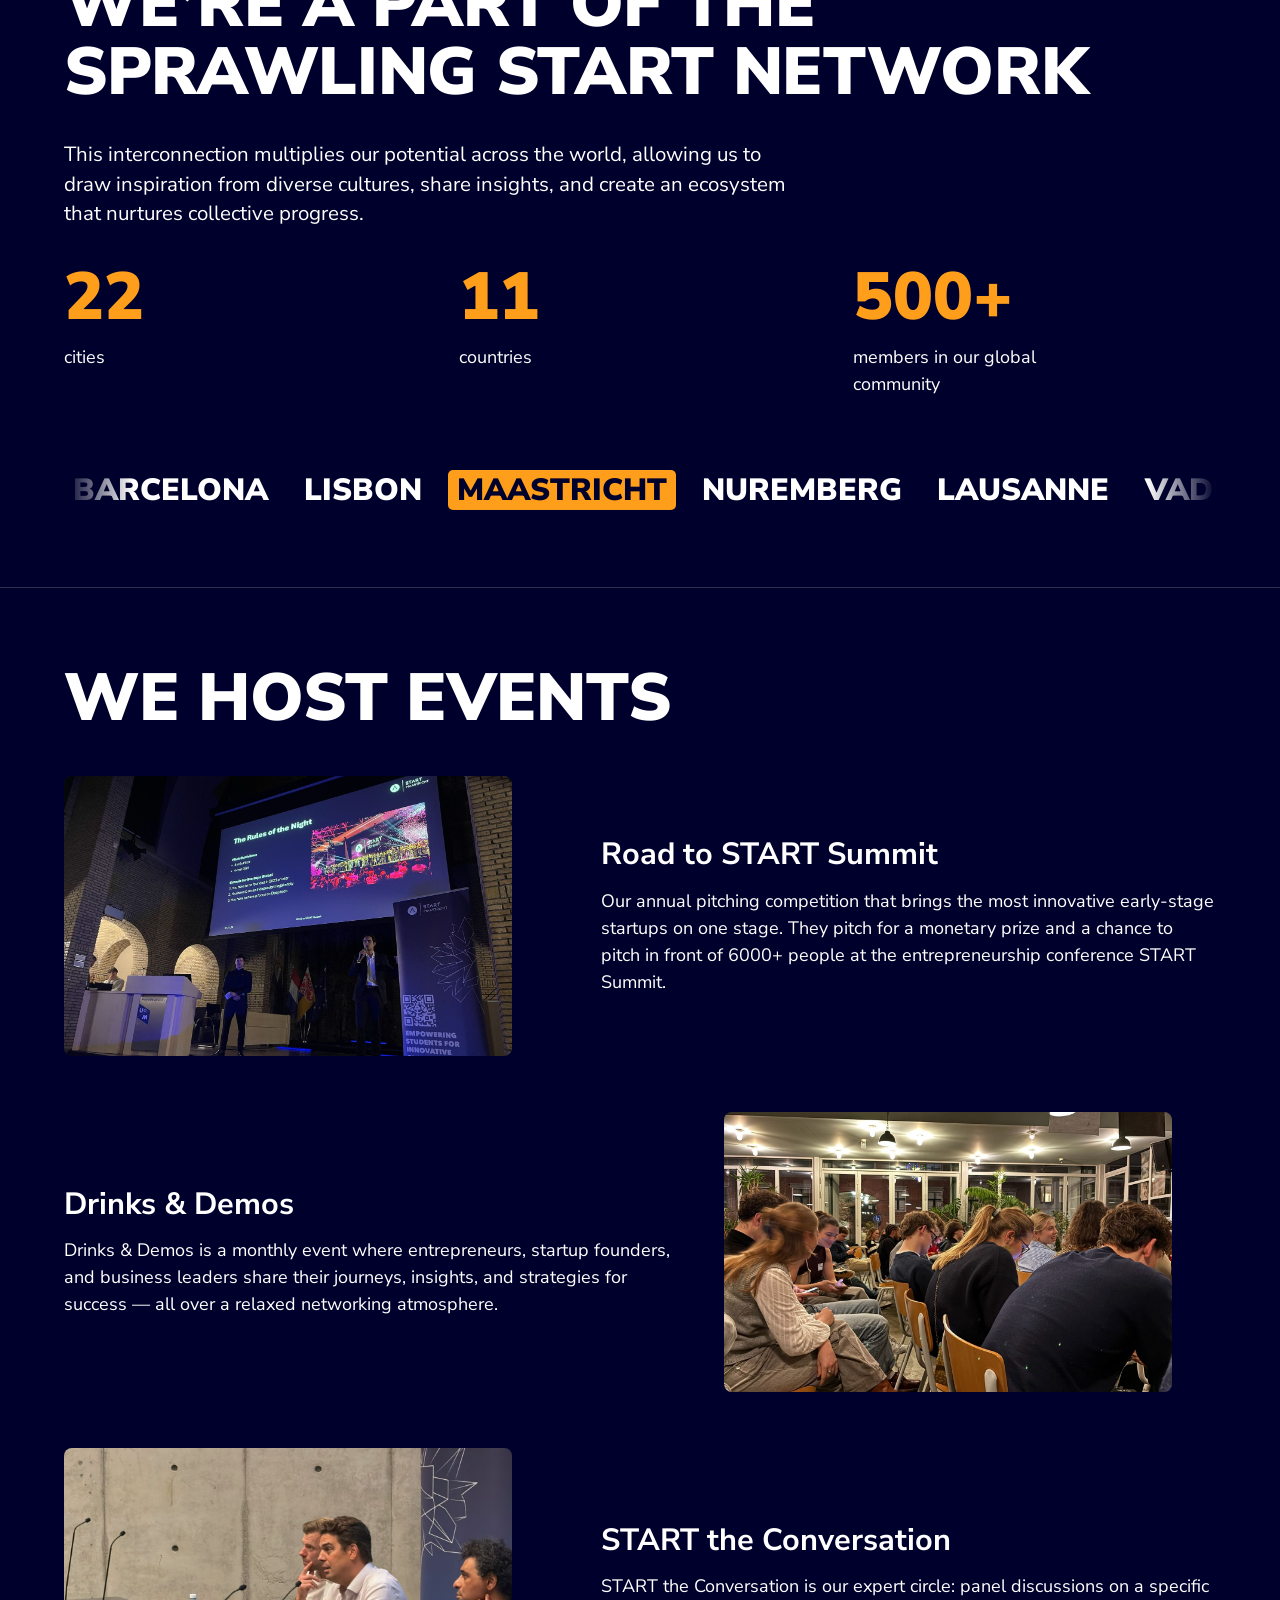
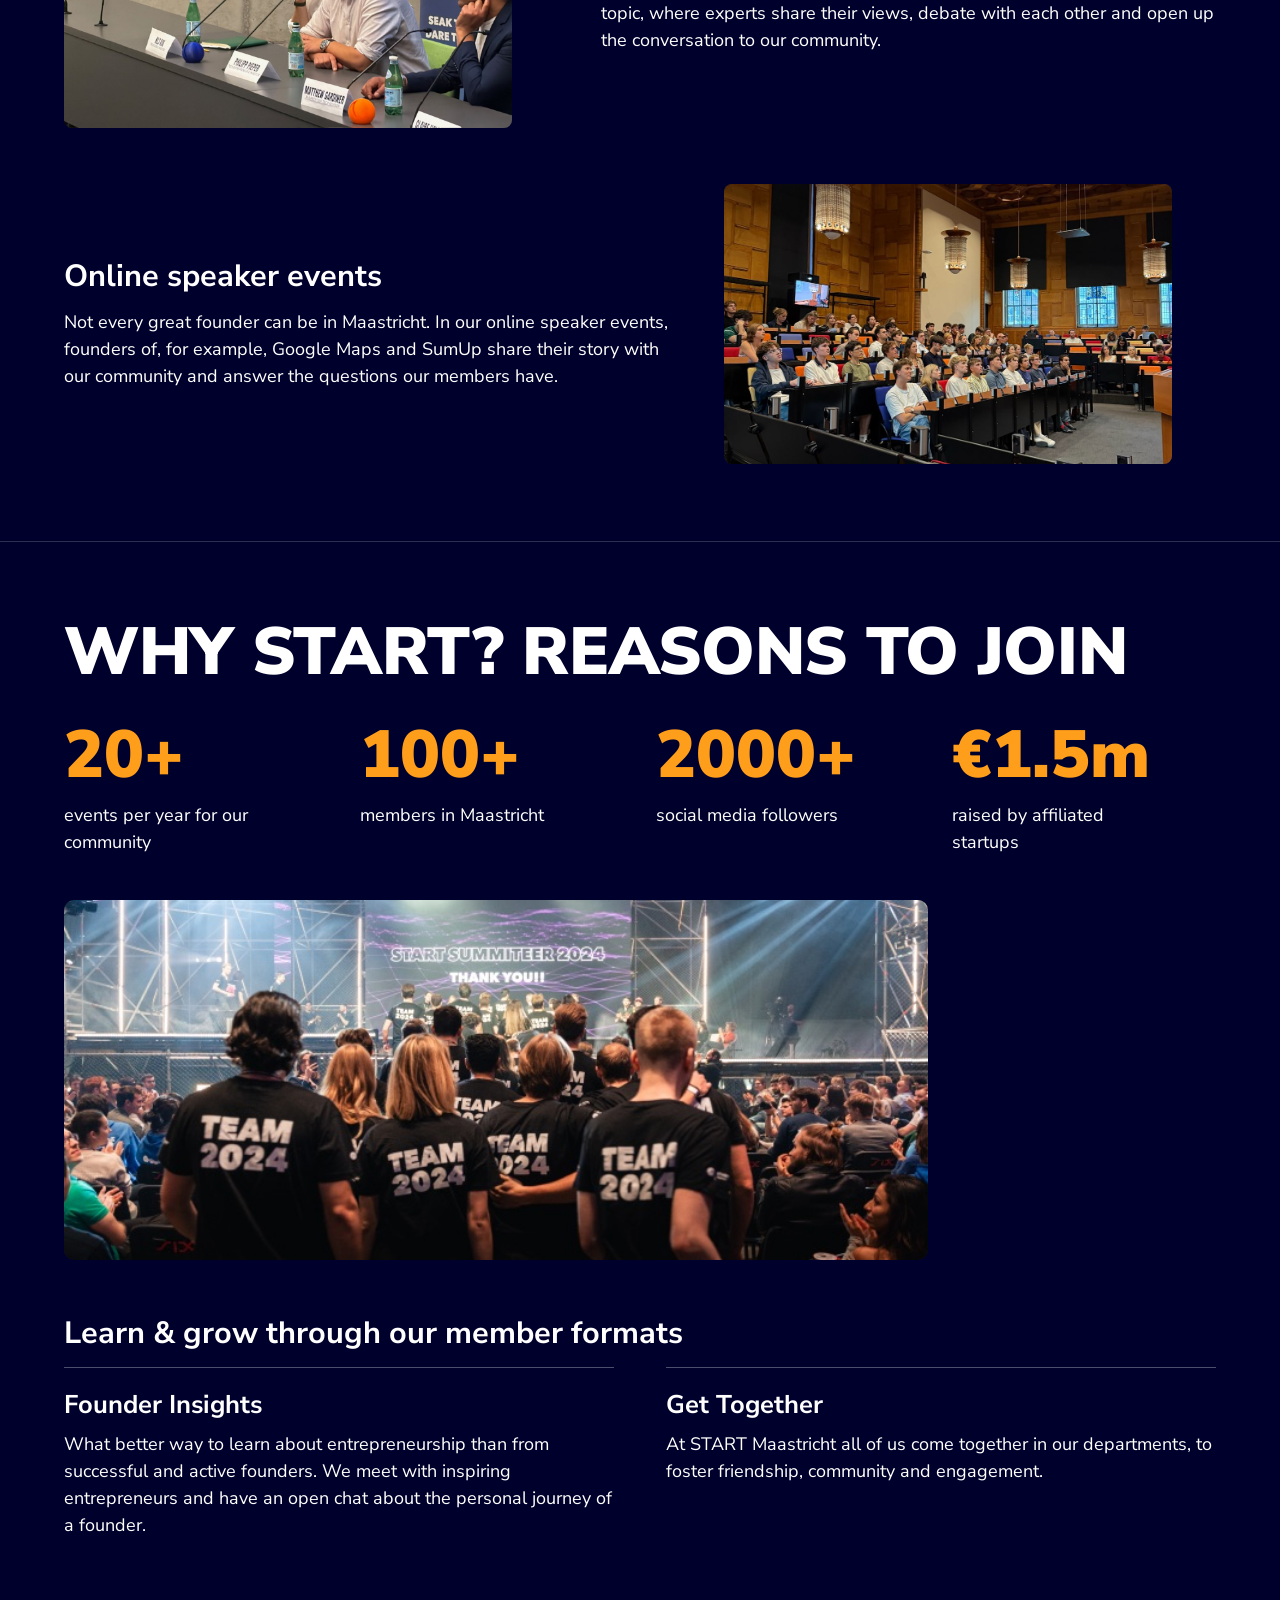
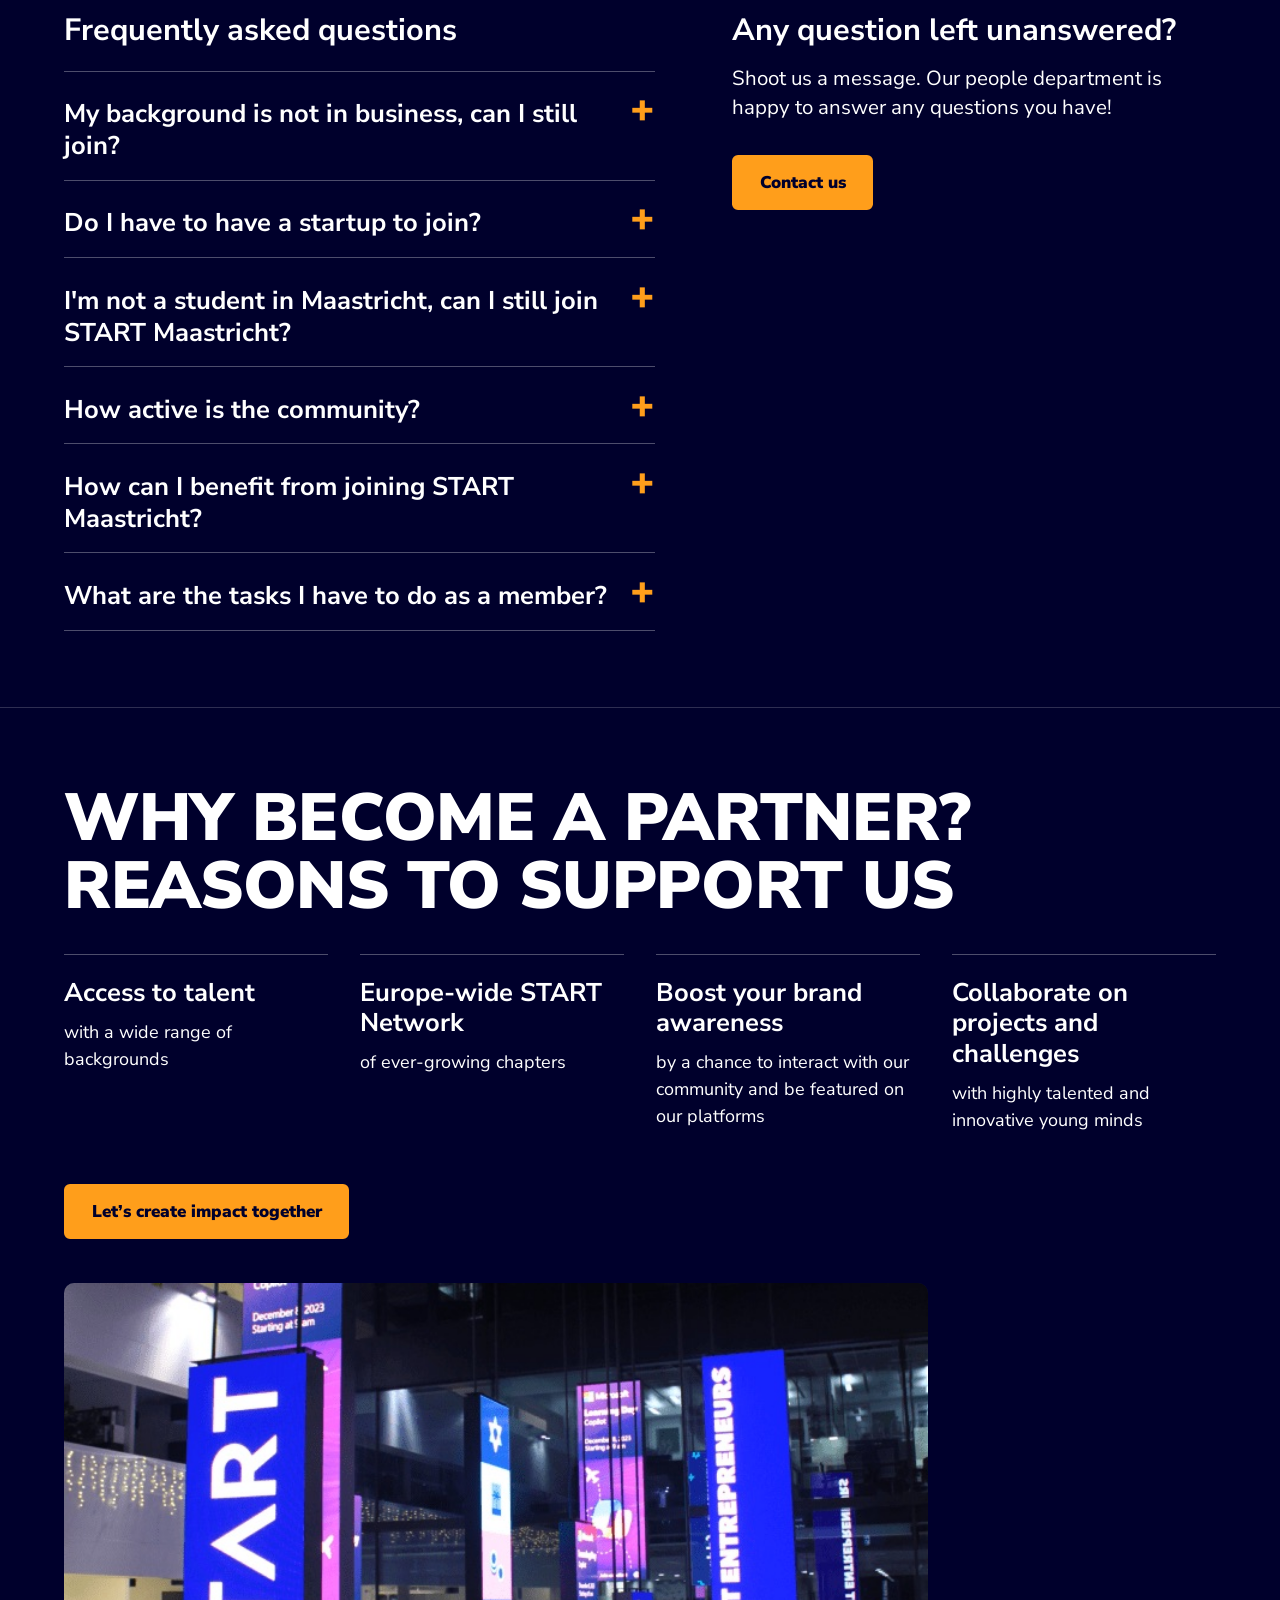
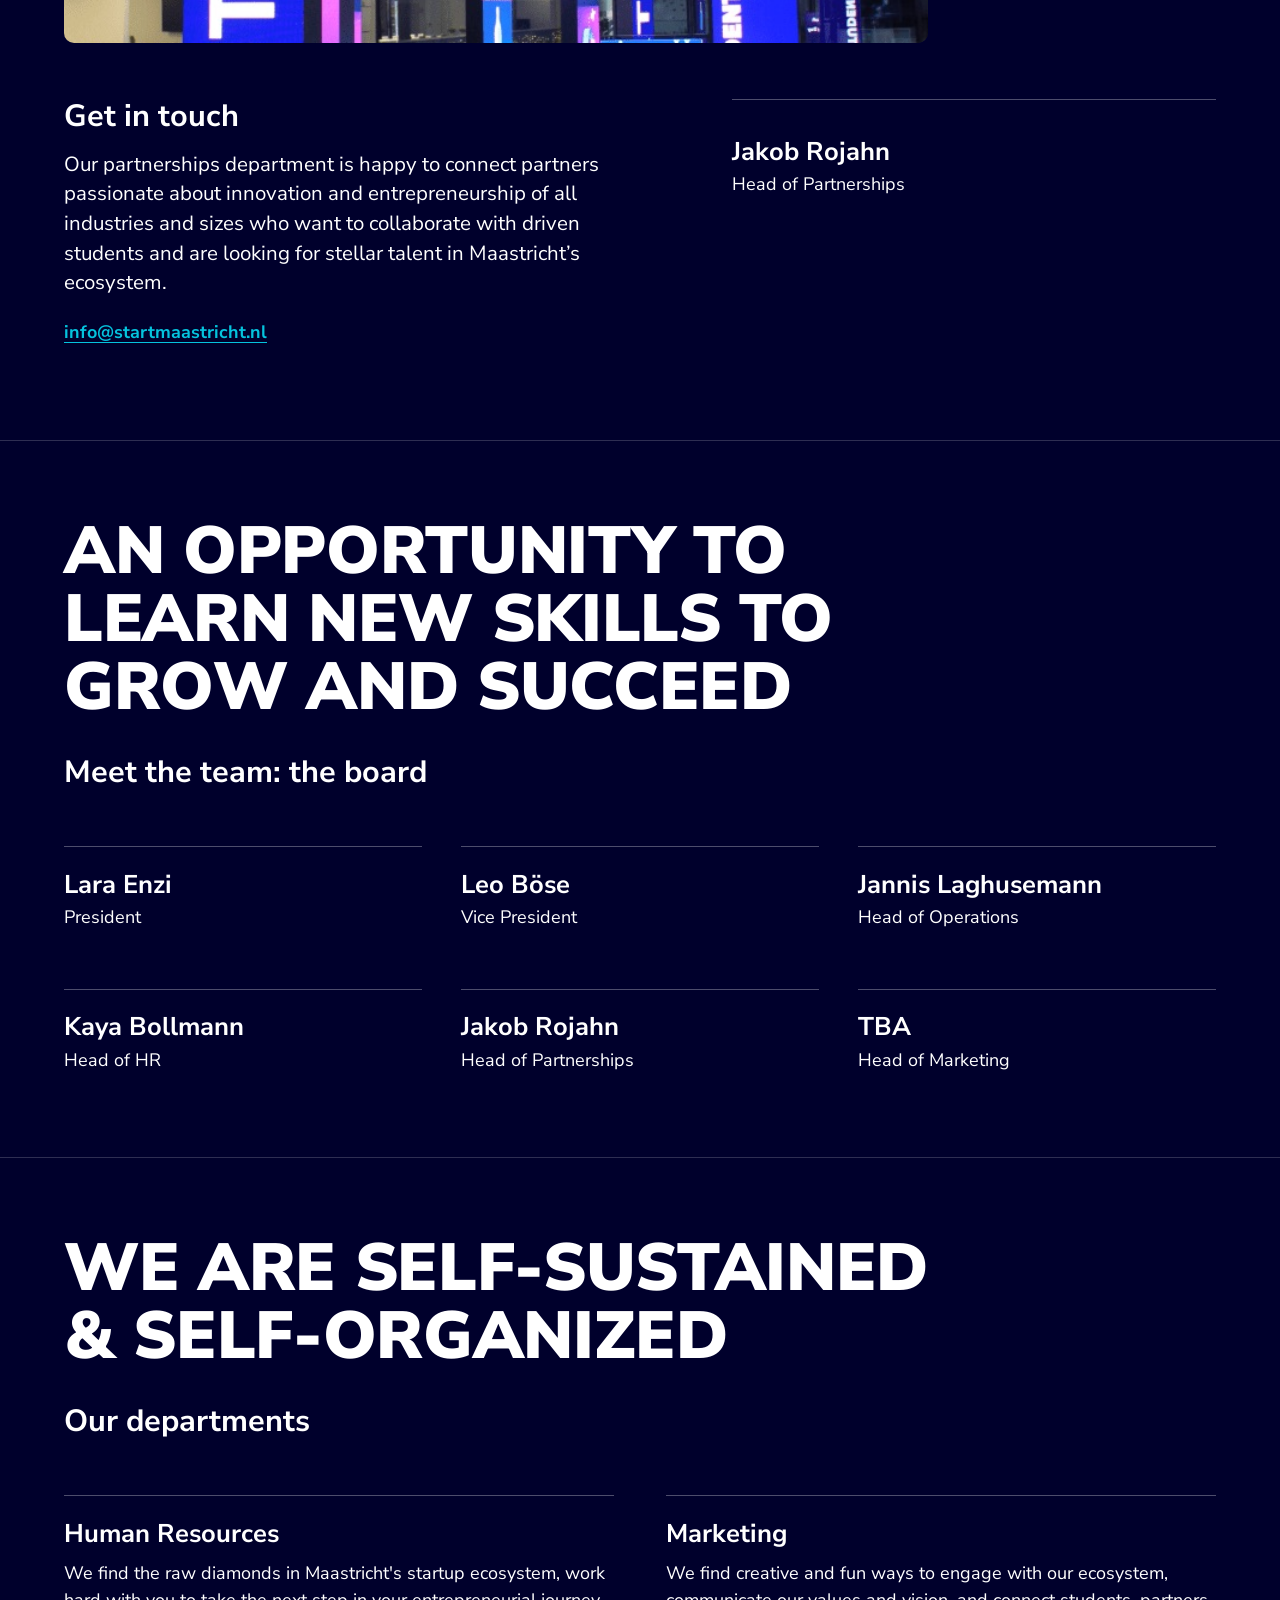
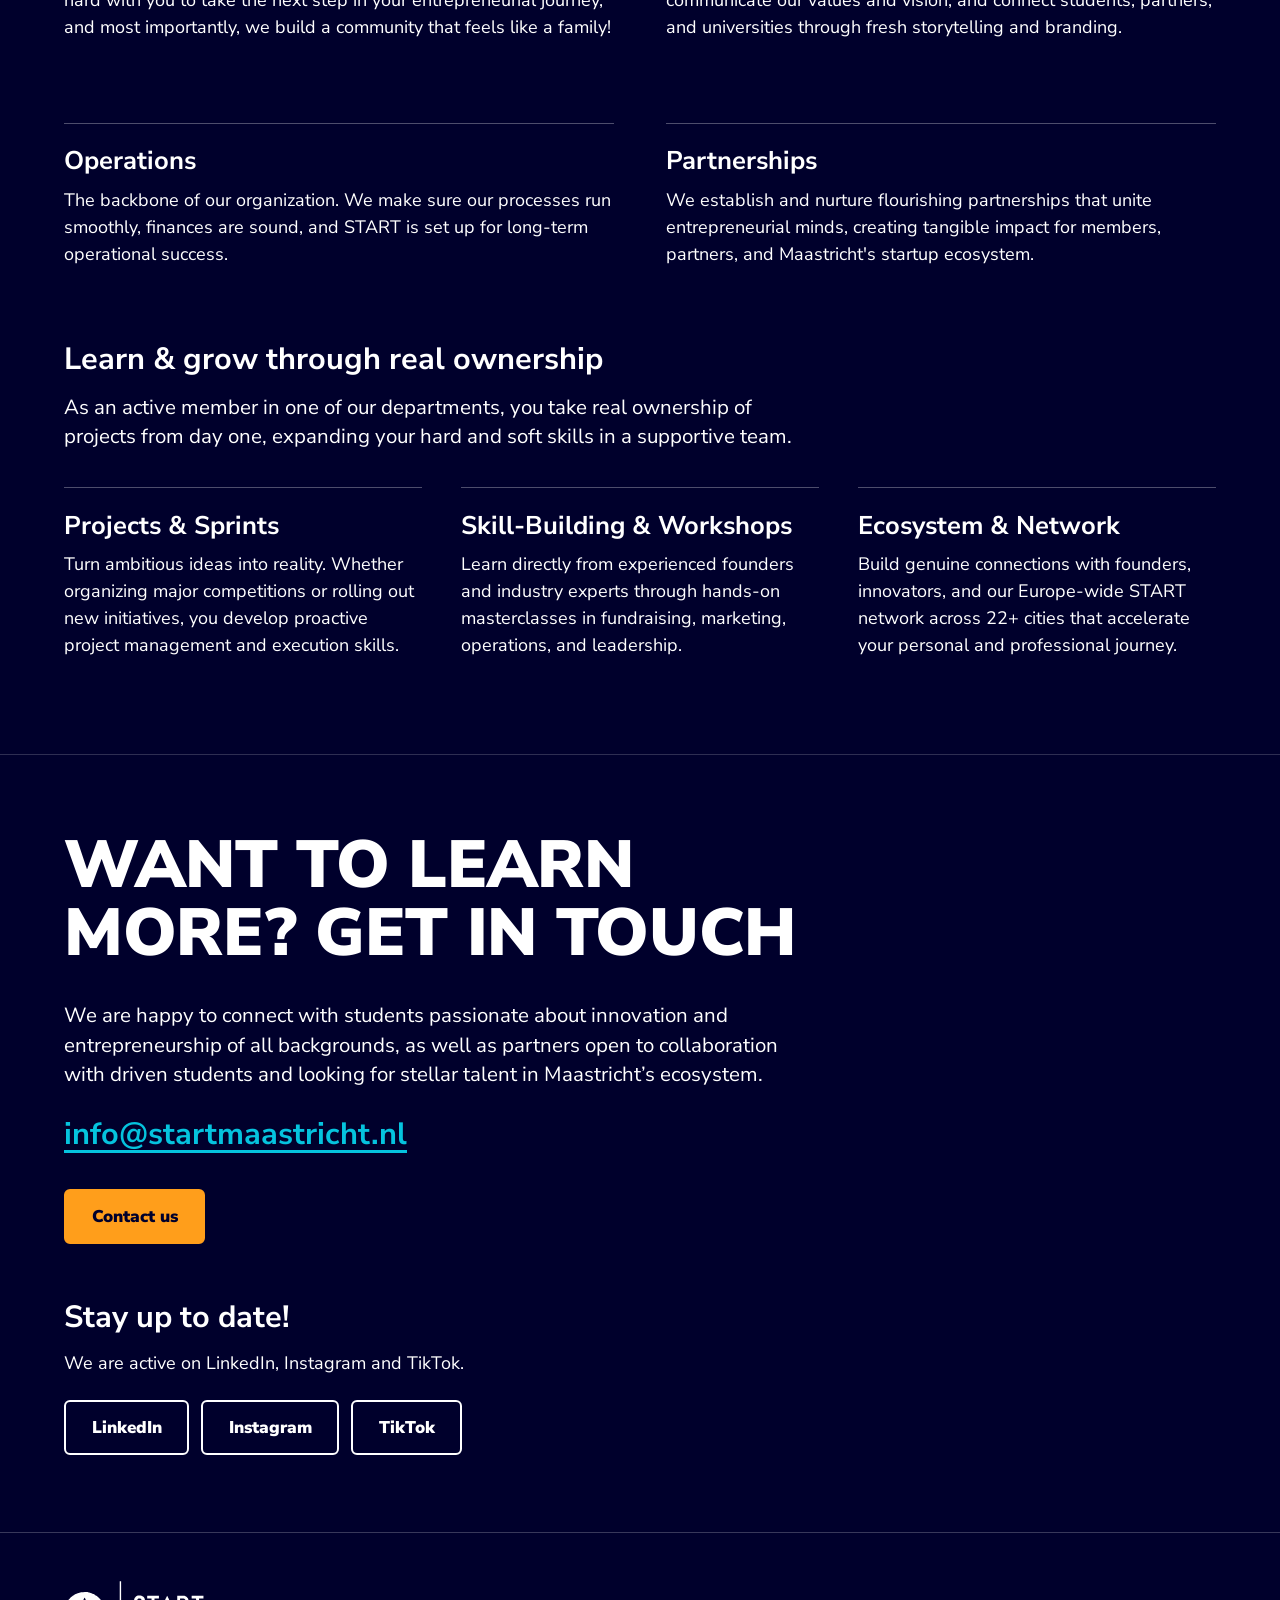
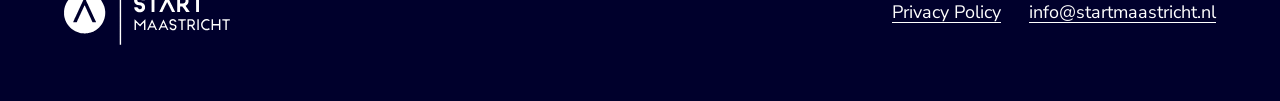
<file: START Maastricht – One-Pager.html>
<!DOCTYPE html>
<html lang="en">
<head>
<meta charset="utf-8">
<meta name="viewport" content="width=device-width, initial-scale=1, viewport-fit=cover">
<title>START Maastricht – Maastricht’s student entrepreneurs</title>
<meta name="description" content="START Maastricht is the student entrepreneurship community of Maastricht and part of the START Network. We empower students to take the next step in their entrepreneurial journey.">
<link rel="icon" type="image/svg+xml" href="photos/favicon.svg">
<script>if(!matchMedia('(prefers-reduced-motion: reduce)').matches)document.documentElement.classList.add('js');</script>
<link rel="stylesheet" href="style.css">
</head>
<body>
<div class="progress" aria-hidden="true"></div>
<a class="skip" href="#main">Skip to content</a>

<header class="top">
  <div class="bar">
    <a href="#top" aria-label="START Maastricht, back to top"><img class="logo" alt="START Maastricht" src="photos/start_maastricht.svg" width="135" height="52"></a>
    <button class="menu-btn" type="button" aria-expanded="false" aria-controls="nav">Menu</button>
    <nav id="nav" aria-label="Main">
      <ul>
        <li><a href="#about">About us</a></li>
        <li><a href="#events">Events</a></li>
        <li><a href="#students">For students</a></li>
        <li><a href="#partners">For partners</a></li>
        <li><a href="#team">Team</a></li>
        <li><a class="btn" href="mailto:info@startmaastricht.nl">Contact</a></li>
      </ul>
    </nav>
  </div>
</header>

<main id="main">

<!-- ================= HERO ================= -->
<section class="hero" id="top">
  <!-- PHOTO: hero (full-bleed background) -->
  <figure class="photo hero-bg" data-slot="hero" data-alt="Two START Maastricht members wearing START sweatshirts at an event"><img src="photos/hero.jpg" alt="Two START Maastricht members wearing START sweatshirts at an event" width="1920" height="1440"></figure>
  <div class="hero-inner">
    <h1 class="hero-title">
      <span class="sr-only">Connecting Maastricht’s student entrepreneurs</span>
      <span class="cycle" aria-hidden="true"><span class="cycle-track"><span>Connecting</span><span>Creating</span><span>Empowering</span><span>Inspiring</span><span>Uniting</span><span>Connecting</span></span></span>
      <span class="line" aria-hidden="true">Maastricht’s student</span>
      <span class="line" aria-hidden="true">entrepreneurs</span>
    </h1>
    <p class="lead">We empower students to take the next step in their entrepreneurial journey and are the seeding ground for new success stories.</p>
    <div class="actions">
      <a class="btn" href="#students">For students</a>
      <a class="btn ghost" href="#partners">For partners</a>
    </div>
  </div>
</section>

<section class="scope" aria-label="Parent association">
  <div class="wrap scope-inner">
    <p>START Maastricht is a daughter association of</p>
    <img class="scope-logo" src="photos/scope_maastricht_maastricht_u.png" alt="SCOPE Maastricht, Maastricht University School of Business and Economics" width="186" height="120">
  </div>
</section>

<!-- ================= ABOUT ================= -->
<section id="about">
  <div class="wrap">
    <h2 class="h">START is a place for the next gen of innovators</h2>
    <div class="split even">
      <p class="lead">At START Maastricht, we’re committed to fostering entrepreneurial thinking within our local and surrounding student communities.</p>
      <div>
        <p>We promote personal growth and collaborative learning, connecting passionate students with founders, mentors, and the Europe-wide START Network.</p>
        <p>Our mission is to cultivate forward-thinking talent, turning bold ideas into impactful ventures and positive change.</p>
      </div>
    </div>
    <!-- PHOTO: about (big) -->
    <figure class="photo big" data-slot="about" data-alt="About us"><span>Photo: About us, 2:1</span></figure>
  </div>
</section>

<!-- ================= COMMUNITY ================= -->
<section id="community">
  <div class="wrap">
    <h2 class="h">What makes us different</h2>
    <h3 class="sub">A diverse &amp; inclusive community</h3>
    <dl class="stats">
      <div class="stat"><dt data-count="15" data-suffix="+">15+</dt><dd>nationalities</dd></div>
      <div class="stat"><dt data-count="10">10</dt><dd>academic backgrounds</dd></div>
      <div class="stat"><dt data-count="2">2</dt><dd>universities</dd></div>
    </dl>

    <!-- PHOTO: community (big) -->
    <figure class="photo big" data-slot="community" data-alt="Community"><span>Photo: Community, 2:1</span></figure>

    <div class="cols-3 block">
      <article class="rule-top">
        <h3 class="title">Events that inspire</h3>
        <p>We host and organize a range of event formats, but all of them with the same goal – to inspire, learn and apply. Check out our <a class="link" href="#events">events</a>.</p>
      </article>
      <article class="rule-top">
        <h3 class="title">Community that supports</h3>
        <p>You are the average of the 5 people you surround yourself with, and we make sure you’re in good company. We bring each other forward.</p>
      </article>
      <article class="rule-top">
        <h3 class="title">Network that accelerates</h3>
        <p>We are backed by a strong ecosystem and trusted long-term partners that share our vision and values and believe in the power of young innovative minds.</p>
      </article>
    </div>
  </div>
</section>

<!-- ================= NETWORK ================= -->
<section id="network">
  <div class="wrap">
    <h2 class="h">We’re a part of the sprawling START Network</h2>
    <p class="lead">This interconnection multiplies our potential across the world, allowing us to draw inspiration from diverse cultures, share insights, and create an ecosystem that nurtures collective progress.</p>
    <dl class="stats">
      <div class="stat"><dt data-count="22">22</dt><dd>cities</dd></div>
      <div class="stat"><dt data-count="11">11</dt><dd>countries</dd></div>
      <div class="stat"><dt data-count="500" data-suffix="+">500+</dt><dd>members in our global community</dd></div>
    </dl>
  </div>
  <div class="marquee" role="group" aria-label="START Network cities">
    <div class="marquee-track">
      <ul class="cities">
        <li>Barcelona</li><li>Lisbon</li><li class="here">Maastricht</li><li>Nuremberg</li><li>Lausanne</li><li>Vaduz</li><li>Helsinki</li><li>Berlin</li><li>St. Gallen</li><li>Stuttgart</li><li>Hamburg</li><li>Paris</li><li>Bogotá</li><li>Quito</li><li>Lima</li><li>Munich</li>
      </ul>
      <ul class="cities" aria-hidden="true">
        <li>Barcelona</li><li>Lisbon</li><li class="here">Maastricht</li><li>Nuremberg</li><li>Lausanne</li><li>Vaduz</li><li>Helsinki</li><li>Berlin</li><li>St. Gallen</li><li>Stuttgart</li><li>Hamburg</li><li>Paris</li><li>Bogotá</li><li>Quito</li><li>Lima</li><li>Munich</li>
      </ul>
    </div>
  </div>
</section>

<!-- ================= EVENTS ================= -->
<section id="events">
  <div class="wrap">
    <h2 class="h">We host events</h2>
    <div class="events" id="events-liste">
      <article class="event">
        <figure class="photo" data-slot="rtss" data-alt="Road to START Summit"><img src="photos/rtss.jpg" alt="Two hosts on stage at Road to START Summit in a Maastricht University hall" width="1500" height="1125" loading="lazy" style="object-position:50% 50%"></figure>
        <div class="event-text">
          <h3 class="sub">Road to START Summit</h3>
          <p>Our annual pitching competition that brings the most innovative early-stage startups on one stage. They pitch for a monetary prize and a chance to pitch in front of 6000+ people at the entrepreneurship conference START Summit.</p>
        </div>
      </article>
      <article class="event">
        <figure class="photo" data-slot="dd" data-alt="Drinks &amp; Demos"><img src="photos/dd.jpg" alt="Community gathered for a Drinks &amp; Demos evening" width="1500" height="1125" loading="lazy" style="object-position:50% 55%"></figure>
        <div class="event-text">
          <h3 class="sub">Drinks &amp; Demos</h3>
          <p>Drinks &amp; Demos is a monthly event where entrepreneurs, startup founders, and business leaders share their journeys, insights, and strategies for success — all over a relaxed networking atmosphere.</p>
        </div>
      </article>
      <article class="event">
        <figure class="photo" data-slot="stc" data-alt="START the Conversation"><img src="photos/stc.jpg" alt="Panel of speakers at START the Conversation" width="1500" height="843" loading="lazy" style="object-position:70% 50%"></figure>
        <div class="event-text">
          <h3 class="sub">START the Conversation</h3>
          <p>START the Conversation is our expert circle: panel discussions on a specific topic, where experts share their views, debate with each other and open up the conversation to our community.</p>
        </div>
      </article>
      <article class="event">
        <figure class="photo" data-slot="online" data-alt="Online speaker events"><img src="photos/online.jpg" alt="Students watching an online speaker event in a lecture hall" width="1100" height="1466" loading="lazy" style="object-position:50% 56%"></figure>
        <div class="event-text">
          <h3 class="sub">Online speaker events</h3>
          <p>Not every great founder can be in Maastricht. In our online speaker events, founders of, for example, Google Maps and SumUp share their story with our community and answer the questions our members have.</p>
        </div>
      </article>
    </div>
  </div>
</section>

<!-- ================= FOR STUDENTS ================= -->
<section id="students">
  <div class="wrap">
    <h2 class="h">Why START? Reasons to join</h2>
    <dl class="stats">
      <div class="stat"><dt data-count="20" data-suffix="+">20+</dt><dd>events per year for our community</dd></div>
      <div class="stat"><dt data-count="100" data-suffix="+">100+</dt><dd>members in Maastricht</dd></div>
      <div class="stat"><dt data-count="2000" data-suffix="+">2000+</dt><dd>social media followers</dd></div>
      <div class="stat"><dt data-count="1.5" data-decimals="1" data-prefix="€" data-suffix="m">€1.5m</dt><dd>raised by affiliated startups</dd></div>
    </dl>

    <!-- PHOTO: students (big) -->
    <figure class="photo big" data-slot="students" data-alt="Members"><span>Photo: Members, 2:1</span></figure>

    <div class="block">
      <h3 class="sub">Learn &amp; grow through our member formats</h3>
      <div class="cols-2">
        <article class="rule-top">
          <h4 class="title">Founder Insights</h4>
          <p>What better way to learn about entrepreneurship than from successful and active founders. We meet with inspiring entrepreneurs and have an open chat about the personal journey of a founder.</p>
        </article>
        <article class="rule-top">
          <h4 class="title">Get Together</h4>
          <p>At START Maastricht all of us come together in our departments, to foster friendship, community and engagement.</p>
        </article>
      </div>
    </div>

    <div class="block split">
      <div>
        <h3 class="sub">Frequently asked questions</h3>
        <div class="faq" id="faq-liste">
          <details>
            <summary>My background is not in business, can I still join?</summary>
            <p>Of course, our members come from a variety of fields, not just from business backgrounds.</p>
          </details>
          <details>
            <summary>Do I have to have a startup to join?</summary>
            <p>No. You should have an intrinsic motivation towards entrepreneurship topics, a hands-on mentality and willingness to learn.</p>
          </details>
          <details>
            <summary>I’m not a student in Maastricht, can I still join START Maastricht?</summary>
            <p>No, to become a member, you need to be a student enrolled in one of the universities in Maastricht. You are, however, very welcome to join one of our public events or collaborate with us.</p>
          </details>
          <details>
            <summary>How active is the community?</summary>
            <p>We prioritize an active and lively community by organizing over 20 events and community meetups, as well as working in smaller groups on various projects.</p>
          </details>
          <details>
            <summary>How can I benefit from joining START Maastricht?</summary>
            <p>You will get immersed into the entrepreneurship ecosystem, and find a community of like-minded, highly motivated and inspiring students that quickly become good friends. We have frequent event formats where you will gain new skills and insights and tackle hands-on challenges. As an active member you will join one of our departments, where you have additional opportunities to gain new skills and carry out projects.</p>
          </details>
          <details>
            <summary>What are the tasks I have to do as a member?</summary>
            <p>You will choose one of our departments to become an active member and take on different projects. By doing this, you will have a chance to practice proactive project management and execution, and develop new department-specific hard skills like building automations, designing a marketing campaign, partner acquisition, event organization or recruiting of new members.</p>
          </details>
        </div>
      </div>
      <div>
        <h3 class="sub">Any question left unanswered?</h3>
        <p class="lead">Shoot us a message. Our people department is happy to answer any questions you have!</p>
        <div class="actions"><a class="btn" href="mailto:info@startmaastricht.nl">Contact us</a></div>
      </div>
    </div>
  </div>
</section>

<!-- ================= FOR PARTNERS ================= -->
<section id="partners">
  <div class="wrap">
    <h2 class="h">Why become a partner? Reasons to support us</h2>

    <div class="cols-4">
      <article class="rule-top">
        <h3 class="title">Access to talent</h3>
        <p>with a wide range of backgrounds</p>
      </article>
      <article class="rule-top">
        <h3 class="title">Europe-wide START Network</h3>
        <p>of ever-growing chapters</p>
      </article>
      <article class="rule-top">
        <h3 class="title">Boost your brand awareness</h3>
        <p>by a chance to interact with our community and be featured on our platforms</p>
      </article>
      <article class="rule-top">
        <h3 class="title">Collaborate on projects and challenges</h3>
        <p>with highly talented and innovative young minds</p>
      </article>
    </div>
    <div class="actions"><a class="btn" href="mailto:info@startmaastricht.nl">Let’s create impact together</a></div>

    <!-- PHOTO: partners (big) -->
    <figure class="photo big" data-slot="partners" data-alt="Partners"><span>Photo: Partners, 2:1</span></figure>



    <div class="block split">
      <div>
        <h3 class="sub">Get in touch</h3>
        <p class="lead">Our partnerships department is happy to connect partners passionate about innovation and entrepreneurship of all industries and sizes who want to collaborate with driven students and are looking for stellar talent in Maastricht’s ecosystem.</p>
        <p><a class="link" href="mailto:info@startmaastricht.nl">info@startmaastricht.nl</a></p>
      </div>
      <div class="rule-top">
        <p class="person-name" id="partner-contact-name">Jakob Rojahn</p>
        <p class="person-role" id="partner-contact-role">Head of Partnerships</p>
      </div>
    </div>
  </div>
</section>

<!-- ================= TEAM ================= -->
<section id="team">
  <div class="wrap">
    <h2 class="h">An opportunity to learn new skills to grow and succeed</h2>
    <h3 class="sub" id="board-ueberschrift">Meet the team: the board</h3>
    <!-- PHOTO: board (big) -->
    <figure class="photo big" data-slot="board" data-alt="The board"><span>Photo: The board, 2:1</span></figure>
    <div class="cols-3 block" id="board-mitglieder">
      <div class="rule-top person"><p class="person-name">Lara Enzi</p><p class="person-role">President</p></div>
      <div class="rule-top person"><p class="person-name">Leo Böse</p><p class="person-role">Vice President</p></div>
      <div class="rule-top person"><p class="person-name">Jannis Laghusemann</p><p class="person-role">Head of Operations</p></div>
      <div class="rule-top person"><p class="person-name">Kaya Bollmann</p><p class="person-role">Head of HR</p></div>
      <div class="rule-top person"><p class="person-name">Jakob Rojahn</p><p class="person-role">Head of Partnerships</p></div>
      <div class="rule-top person"><p class="person-name">TBA</p><p class="person-role">Head of Marketing</p></div>
    </div>
  </div>
</section>

<!-- ================= DEPARTMENTS ================= -->
<section id="departments">
  <div class="wrap">
    <h2 class="h" id="departments-ueberschrift">We are self-sustained &amp; self-organized</h2>
    <h3 class="sub" id="departments-sub">Our departments</h3>
    <!-- PHOTO: team (big) -->
    <figure class="photo big" data-slot="team" data-alt="Team"><span>Photo: Team, 2:1</span></figure>
    <div class="cols-2 block" id="departments-liste">
      <article class="rule-top">
        <h4 class="title">Human Resources</h4>
        <p>We find the raw diamonds in Maastricht’s startup ecosystem, work hard with you to take the next step in your entrepreneurial journey, and most importantly, we build a community that feels like a family!</p>
      </article>
      <article class="rule-top">
        <h4 class="title">Marketing</h4>
        <p>We find creative and fun ways to engage with our ecosystem, communicate the values, vision, and happenings in START Maastricht, and connect to stakeholders, like students, industry partners, universities and other initiatives.</p>
      </article>
      <article class="rule-top">
        <h4 class="title">Operations</h4>
        <p>The Operations department is the backbone of our organization. We make sure our processes run smoothly and that START is set up for long-term success legally and operationally.</p>
      </article>
      <article class="rule-top">
        <h4 class="title">Partnerships</h4>
        <p>We establish and nurture flourishing partnerships that unite entrepreneurial minds. We work toward a positive impact for our members, partners and Maastricht’s entrepreneurship ecosystem.</p>
      </article>
    </div>

    <div class="block">
      <h3 class="sub" id="learn-grow-heading">Learn &amp; grow through real ownership</h3>
      <p class="lead" id="learn-grow-intro">As an active member in one of our departments, you take real ownership of projects from day one, expanding your hard and soft skills in a supportive team.</p>
      <div class="cols-3" id="learn-grow-aufgaben" style="margin-top:2.2rem">
        <article class="rule-top">
          <h4 class="title">Projects &amp; Sprints</h4>
          <p>Turn ambitious ideas into reality. Whether organizing major competitions or rolling out new initiatives, you develop proactive project management and execution skills.</p>
        </article>
        <article class="rule-top">
          <h4 class="title">Skill-Building &amp; Workshops</h4>
          <p>Learn directly from experienced founders and industry experts through hands-on masterclasses in fundraising, marketing, operations, and leadership.</p>
        </article>
        <article class="rule-top">
          <h4 class="title">Ecosystem &amp; Network</h4>
          <p>Build genuine connections with founders, innovators, and our Europe-wide START network across 22+ cities that accelerate your personal and professional journey.</p>
        </article>
      </div>
    </div>
  </div>
</section>

<!-- ================= CONTACT ================= -->
<section id="contact">
  <div class="wrap">
    <h2 class="h">Want to learn more? Get in touch</h2>
    <p class="lead">We are happy to connect with students passionate about innovation and entrepreneurship of all backgrounds, as well as partners open to collaboration with driven students and looking for stellar talent in Maastricht’s ecosystem.</p>
    <p class="mail"><a class="link" href="mailto:info@startmaastricht.nl">info@startmaastricht.nl</a></p>
    <div class="actions"><a class="btn" href="mailto:info@startmaastricht.nl">Contact us</a></div>

    <div class="block">
      <h3 class="sub">Stay up to date!</h3>
      <p>We are active on LinkedIn, Instagram and TikTok.</p>
      <div class="socials">
        <a class="btn ghost" href="https://www.linkedin.com/company/start-maastricht" rel="noopener">LinkedIn</a>
        <a class="btn ghost" href="https://www.instagram.com/start_maastricht/" rel="noopener">Instagram</a>
        <a class="btn ghost" href="https://www.tiktok.com/@start.maastricht" rel="noopener">TikTok</a>
      </div>
    </div>
  </div>
</section>

</main>

<footer>
  <div class="bar">
    <img class="logo" alt="START Maastricht" src="photos/start_maastricht_s.svg" width="166" height="64">
    <ul>
      <li><a href="#privacy" id="privacy-link" aria-haspopup="dialog">Privacy Policy</a></li>
      <li><a href="mailto:info@startmaastricht.nl">info@startmaastricht.nl</a></li>
    </ul>
  </div>
</footer>

<!-- Privacy Policy Modal -->
<div id="privacy-modal" class="modal-overlay" role="dialog" aria-modal="true" aria-labelledby="privacy-title" hidden>
  <div class="modal-backdrop" data-close-modal></div>
  <div class="modal-window">
    <div class="modal-header">
      <h2 id="privacy-title">Privacy Policy</h2>
      <button type="button" class="modal-close" data-close-modal aria-label="Close Privacy Policy">
        <svg viewBox="0 0 24 24" fill="none" stroke="currentColor" stroke-linecap="round" stroke-linejoin="round">
          <line x1="18" y1="6" x2="6" y2="18"></line>
          <line x1="6" y1="6" x2="18" y2="18"></line>
        </svg>
      </button>
    </div>
    <div class="modal-body">
      <span class="modal-updated">Last updated: March 10, 2024</span>
      <p>This Privacy Policy describes Our policies and procedures on the collection, use and disclosure of Your information when You use the Service and tells You about Your privacy rights and how the law protects You.</p>
      <p>We use Your Personal data to provide and improve the Service. By using the Service, You agree to the collection and use of information in accordance with this Privacy Policy.</p>

      <h3>Interpretation and Definitions</h3>
      <h4>Interpretation</h4>
      <p>The words of which the initial letter is capitalised have meanings defined under the following conditions. The following definitions shall have the same meaning regardless of whether they appear in singular or in plural.</p>

      <h4>Definitions</h4>
      <p>For the purposes of this Privacy Policy:</p>
      <ul>
        <li><strong>Account</strong> means a unique account created for You to access our Service or parts of our Service.</li>
        <li><strong>Affiliate</strong> means an entity that controls, is controlled by or is under common control with a party, where &ldquo;control&rdquo; means ownership of 50% or more of the shares, equity interest or other securities entitled to vote for election of directors or other managing authority.</li>
        <li><strong>Company</strong> (referred to as either &ldquo;the Company&rdquo;, &ldquo;We&rdquo;, &ldquo;Us&rdquo; or &ldquo;Our&rdquo; in this Agreement) refers to START Maastricht, Bonnefantenstraat 2, 6211 KL, Maastricht, Limburg, Netherlands.</li>
        <li><strong>Cookies</strong> are small files that are placed on Your computer, mobile device or any other device by a website, containing the details of Your browsing history on that website among its many uses.</li>
        <li><strong>Country</strong> refers to: Netherlands.</li>
        <li><strong>Device</strong> means any device that can access the Service such as a computer, a cellphone or a digital tablet.</li>
        <li><strong>Personal Data</strong> is any information that relates to an identified or identifiable individual.</li>
        <li><strong>Service</strong> refers to the Website.</li>
        <li><strong>Service Provider</strong> means any natural or legal person who processes the data on behalf of the Company. It refers to third-party companies or individuals employed by the Company to facilitate the Service, to provide the Service on behalf of the Company, to perform services related to the Service or to assist the Company in analyzing how the Service is used.</li>
        <li><strong>Usage Data</strong> refers to data collected automatically, either generated by the use of the Service or from the Service infrastructure itself (for example, the duration of a page visit).</li>
        <li><strong>Website</strong> refers to START Maastricht, accessible from <a href="https://startmaastricht.nl" target="_blank" rel="noopener">https://startmaastricht.nl</a>.</li>
        <li><strong>You</strong> means the individual accessing or using the Service, or the company, or other legal entity on behalf of which such individual is accessing or using the Service, as applicable.</li>
      </ul>

      <h3>Collecting and Using Your Personal Data</h3>
      <h4>Types of Data Collected</h4>
      <p><strong>Personal Data:</strong> While using Our Service, We may ask You to provide Us with certain personally identifiable information that can be used to contact or identify You. Personally identifiable information may include, but is not limited to: Email address, First name and last name, Usage Data.</p>
      <p><strong>Usage Data:</strong> Usage Data is collected automatically when using the Service. Usage Data may include information such as Your Device's Internet Protocol address (e.g. IP address), browser type, browser version, the pages of our Service that You visit, the time and date of Your visit, the time spent on those pages, unique device identifiers and other diagnostic data.</p>
      <p>When You access the Service by or through a mobile device, We may collect certain information automatically, including, but not limited to, the type of mobile device You use, Your mobile device unique ID, the IP address of Your mobile device, Your mobile operating system, the type of mobile Internet browser You use, unique device identifiers and other diagnostic data.</p>

      <h4>Tracking Technologies and Cookies</h4>
      <p>We use Cookies and similar tracking technologies to track the activity on Our Service and store certain information. Tracking technologies used are beacons, tags, and scripts to collect and track information and to improve and analyze Our Service.</p>
      <p>Cookies can be &ldquo;Persistent&rdquo; or &ldquo;Session&rdquo; Cookies. Persistent Cookies remain on Your personal computer or mobile device when You go offline, while Session Cookies are deleted as soon as You close Your web browser. We use both Session and Persistent Cookies for the purposes set out below:</p>
      <ul>
        <li><strong>Necessary / Essential Cookies</strong> (Session Cookies, administered by Us): These Cookies are essential to provide You with services available through the Website and to enable You to use some of its features.</li>
        <li><strong>Cookies Policy / Notice Acceptance Cookies</strong> (Persistent Cookies, administered by Us): These Cookies identify if users have accepted the use of cookies on the Website.</li>
        <li><strong>Functionality Cookies</strong> (Persistent Cookies, administered by Us): These Cookies allow us to remember choices You make when You use the Website, such as remembering your login details or language preference.</li>
      </ul>

      <h4>Use of Your Personal Data</h4>
      <p>The Company may use Personal Data for the following purposes:</p>
      <ul>
        <li><strong>To provide and maintain our Service</strong>, including to monitor the usage of our Service.</li>
        <li><strong>To manage Your Account:</strong> to manage Your registration as a user of the Service.</li>
        <li><strong>For the performance of a contract:</strong> the development, compliance and undertaking of the purchase contract for the products, items or services You have purchased or of any other contract with Us through the Service.</li>
        <li><strong>To contact You:</strong> To contact You by email, telephone calls, SMS, or other equivalent forms of electronic communication.</li>
        <li><strong>To provide You</strong> with news, special offers and general information about other goods, services and events which we offer.</li>
        <li><strong>To manage Your requests:</strong> To attend and manage Your requests to Us.</li>
        <li><strong>For business transfers:</strong> We may use Your information to evaluate or conduct a merger, divestiture, restructuring, reorganization, dissolution, or other sale or transfer of some or all of Our assets.</li>
        <li><strong>For other purposes:</strong> We may use Your information for other purposes, such as data analysis, identifying usage trends, and to evaluate and improve our Service, products, services, marketing and your experience.</li>
      </ul>

      <h4>Retention and Transfer of Your Personal Data</h4>
      <p>The Company will retain Your Personal Data only for as long as is necessary for the purposes set out in this Privacy Policy. We will retain and use Your Personal Data to the extent necessary to comply with our legal obligations, resolve disputes, and enforce our legal agreements and policies.</p>
      <p>Your information, including Personal Data, is processed at the Company's operating offices and in any other places where the parties involved in the processing are located. Your consent to this Privacy Policy followed by Your submission of such information represents Your agreement to that transfer.</p>

      <h4>Delete Your Personal Data</h4>
      <p>You have the right to delete or request that We assist in deleting the Personal Data that We have collected about You. You may also contact Us to request access to, correct, or delete any personal information that You have provided to Us.</p>

      <h4>Disclosure of Your Personal Data</h4>
      <p><strong>Business Transactions:</strong> If the Company is involved in a merger, acquisition or asset sale, Your Personal Data may be transferred.</p>
      <p><strong>Law enforcement:</strong> Under certain circumstances, the Company may be required to disclose Your Personal Data if required to do so by law or in response to valid requests by public authorities.</p>
      <p><strong>Other legal requirements:</strong> The Company may disclose Your Personal Data in the good faith belief that such action is necessary to comply with a legal obligation, protect and defend the rights or property of the Company, prevent wrongdoing, or protect the personal safety of users.</p>

      <h4>Security of Your Personal Data</h4>
      <p>The security of Your Personal Data is important to Us, but remember that no method of transmission over the Internet, or method of electronic storage is 100% secure. While We strive to use commercially acceptable means to protect Your Personal Data, We cannot guarantee its absolute security.</p>

      <h3>Children's Privacy</h3>
      <p>Our Service does not address anyone under the age of 13. We do not knowingly collect personally identifiable information from anyone under the age of 13. If You are a parent or guardian and You are aware that Your child has provided Us with Personal Data, please contact Us.</p>

      <h3>Links to Other Websites</h3>
      <p>Our Service may contain links to other websites that are not operated by Us. If You click on a third party link, You will be directed to that third party's site. We strongly advise You to review the Privacy Policy of every site You visit.</p>

      <h3>Changes to this Privacy Policy</h3>
      <p>We may update Our Privacy Policy from time to time. We will notify You of any changes by posting the new Privacy Policy on this page.</p>

      <h3>Contact Us</h3>
      <p>If you have any questions about this Privacy Policy, You can contact us:</p>
      <p>By email: <a href="mailto:info@startmaastricht.nl">info@startmaastricht.nl</a></p>
    </div>
  </div>
</div>

<script src="main.js"></script>
<script src="content.js"></script>
</body>
</html>
</file>
<file: style.css>
/* ---------- Fonts: Nunito Sans (free fallback from the CI package). Avenir Next is used first where installed. ---------- */
@font-face{font-family:"Nunito Sans";font-weight:400;font-style:normal;font-display:swap;src:url([data-uri]) format("woff")}
@font-face{font-family:"Nunito Sans";font-weight:700;font-style:normal;font-display:swap;src:url([data-uri]) format("woff")}
@font-face{font-family:"Nunito Sans";font-weight:800;font-style:normal;font-display:swap;src:url([data-uri]) format("woff")}

/* ---------- Tokens (CI colors) ---------- */
:root{
  --resolution:#003087; --midnight:#001E62; --stratos:#00002C;
  --white:#FFFFFF; --egg:#05C3DE; --poppy:#FF9E1B;

  /* ONE background for the whole page. Switch to var(--midnight) to try the lighter dark blue. */
  --page-bg:var(--stratos);
  --bg:var(--page-bg); --ink:#FFFFFF; --link:var(--egg); --num:var(--poppy);

  --body:1.125rem;
  --title:clamp(1.25rem,2vw,1.625rem);
  --sub:clamp(1.35rem,2.4vw,2.25rem);
  --head:clamp(2.1rem,5.2vw,4.5rem);
  --pad-x:clamp(20px,5vw,64px);
  --pad-y:clamp(44px,6vw,80px);
  --maxw:1240px;
  interpolate-size:allow-keywords;
}

/* safe areas for phones that draw the page under their system bars */
:root{box-sizing:border-box;padding-top:env(safe-area-inset-top,0px);padding-bottom:env(safe-area-inset-bottom,0px)}
html{scroll-padding-top:calc(92px + env(safe-area-inset-top,0px));background:var(--page-bg);-webkit-text-size-adjust:100%}
@media (prefers-reduced-motion:no-preference){html{scroll-behavior:smooth}}
*,*::before,*::after{box-sizing:inherit}

body{
  margin:0;background:var(--page-bg);color:var(--white);
  font-family:"Avenir Next","Nunito Sans",system-ui,-apple-system,"Segoe UI",Roboto,sans-serif;
  font-weight:400;font-size:var(--body);line-height:1.5;
  -webkit-font-smoothing:antialiased;
}
img{max-width:100%;display:block}
p{margin:0 0 1em;max-width:62ch}
ul{margin:0;padding:0;list-style:none}
a{color:inherit}
.sr-only{position:absolute;width:1px;height:1px;overflow:hidden;clip:rect(0 0 0 0);white-space:nowrap}
.skip{position:absolute;left:12px;top:-60px;background:var(--poppy);color:var(--stratos);padding:.6em 1em;font-weight:700;border-radius:6px;z-index:20}
.skip:focus{top:12px}

/* ---------- Sections ---------- */
section,footer{background:var(--bg);color:var(--ink)}
section{padding:var(--pad-y) var(--pad-x)}
section + section{border-top:1px solid color-mix(in srgb,#fff 18%,transparent)}
.wrap{max-width:var(--maxw);margin:0 auto}
:focus-visible{outline:3px solid var(--link,var(--egg));outline-offset:3px}

/* ---------- Type ---------- */
.h{font-weight:800;text-transform:uppercase;font-size:var(--head);line-height:1.02;letter-spacing:-.005em;margin:0 0 .5em;max-width:16em;text-wrap:balance}
.sub{font-weight:700;font-size:var(--sub);line-height:1.15;margin:0 0 .5em;max-width:24em;text-wrap:balance}
.title{font-weight:700;font-size:var(--title);line-height:1.2;margin:0 0 .4em}
.lead{font-size:clamp(1.15rem,1.6vw,1.375rem);line-height:1.45}
.link{color:var(--link);font-weight:700;text-underline-offset:.2em}
.link:hover{text-decoration-thickness:3px}

.btn{display:inline-block;background:var(--poppy);color:var(--stratos);font-weight:800;font-size:1.0625rem;line-height:1;padding:1em 1.5em;border-radius:6px;text-decoration:none;border:2px solid var(--poppy)}
.btn:hover{background:var(--stratos);color:var(--poppy)}
.btn.ghost{background:transparent;color:var(--ink);border-color:currentColor}
.btn.ghost:hover{background:var(--ink);color:var(--bg)}
.actions{display:flex;flex-wrap:wrap;gap:14px;margin-top:2rem}

/* ---------- Photo placeholders: drop an <img> inside to replace ---------- */
.photo{position:relative;display:grid;place-items:center;aspect-ratio:var(--ar,4/3);margin:0;padding:.5rem;
  border:2px dashed color-mix(in srgb,var(--ink,#fff) 45%,transparent);
  background:color-mix(in srgb,var(--ink,#fff) 7%,transparent);
  color:var(--ink,#fff);font-size:.9rem;font-weight:700;text-align:center;border-radius:6px;overflow:hidden}
.photo img{position:absolute;inset:0;width:100%;height:100%;object-fit:cover}
.photo:has(img){border:0;padding:0}
.photo.wide{--ar:21/9}
.photo.tall{--ar:4/5}
.photo.land{--ar:3/2}

/* ---------- Header ---------- */
.top{position:sticky;top:env(safe-area-inset-top,0px);z-index:10;background:var(--page-bg);color:#fff;padding:16px var(--pad-x)}
.top .bar{max-width:var(--maxw);margin:0 auto;display:flex;align-items:center;justify-content:space-between;gap:24px}
.logo{display:block;height:52px;width:auto}
.top nav ul{display:flex;align-items:center;gap:clamp(18px,2.4vw,36px)}
.top nav a{text-decoration:none;font-weight:700}
.top nav a:not(.btn):hover{text-decoration:underline;text-decoration-color:var(--egg);text-decoration-thickness:3px;text-underline-offset:.35em}
.top nav .btn{padding:.8em 1.2em;font-size:1rem;color:var(--stratos)}
.top nav .btn:hover{color:var(--poppy)}
.menu-btn{display:none;background:transparent;color:#fff;border:2px solid #fff;border-radius:6px;font:inherit;font-weight:700;padding:.55em 1em;cursor:pointer}
@media (max-width:900px){
  .menu-btn{display:block}
  .top nav{display:none;position:absolute;left:0;right:0;top:100%;background:var(--page-bg);padding:8px var(--pad-x) 24px;border-top:1px solid color-mix(in srgb,#fff 25%,transparent)}
  .top nav.open{display:block}
  .top nav ul{flex-direction:column;align-items:flex-start;gap:6px}
  .top nav li{width:100%}
  .top nav a:not(.btn){display:block;padding:.7em 0;font-size:1.25rem}
  .top nav .btn{margin-top:10px}
}

/* ---------- Hero ---------- */
.hero{padding-top:clamp(40px,6vw,84px);padding-bottom:clamp(40px,5vw,72px)}
.hero-title{margin:0;font-weight:800;text-transform:uppercase;font-size:clamp(2rem,6vw,5rem);line-height:1.02;letter-spacing:-.01em}
.hero-title .line{display:block}
.cycle{display:block;height:1.02em;overflow:hidden;color:var(--poppy)}
.cycle-track{display:block;animation:cycle 15s infinite}
.cycle-track span{display:block;height:1.02em;line-height:1.02}
@keyframes cycle{
  0%,16%{transform:translateY(0)}
  20%,36%{transform:translateY(-16.6667%)}
  40%,56%{transform:translateY(-33.3333%)}
  60%,76%{transform:translateY(-50%)}
  80%,96%{transform:translateY(-66.6667%)}
  100%{transform:translateY(-83.3333%)}
}
@media (prefers-reduced-motion:reduce){.cycle-track{animation:none}}
.hero .lead{margin-top:1.6rem;max-width:34em}
.hero .photo{margin-top:clamp(40px,6vw,72px)}
.logos{display:grid;grid-template-columns:repeat(8,1fr);gap:14px;margin-top:20px}
.logos .photo{--ar:5/3;margin:0;font-size:.8rem}
@media (max-width:860px){.logos{grid-template-columns:repeat(4,1fr)}}
@media (max-width:520px){.logos{grid-template-columns:repeat(2,1fr)}}
@media (max-width:700px){.photo.wide{--ar:4/3}}

/* ---------- Generic layouts ---------- */
.split{display:grid;grid-template-columns:1.1fr .9fr;gap:clamp(32px,6vw,96px);align-items:start}
@media (max-width:860px){.split{grid-template-columns:1fr}}
.cols-2{display:grid;grid-template-columns:repeat(2,1fr);gap:clamp(40px,5vw,72px) clamp(24px,4vw,56px)}
.cols-3{display:grid;grid-template-columns:repeat(3,1fr);gap:clamp(36px,4vw,56px) clamp(24px,3vw,40px)}
.cols-4{display:grid;grid-template-columns:repeat(4,1fr);gap:clamp(32px,3vw,40px) clamp(20px,2.5vw,32px)}
@media (max-width:980px){.cols-4{grid-template-columns:repeat(2,1fr)}.cols-3{grid-template-columns:repeat(2,1fr)}}
@media (max-width:640px){.cols-2,.cols-3,.cols-4{grid-template-columns:1fr}}
.item .photo{margin-bottom:1.1rem}
.item p{margin-bottom:.8em}
.rule-top{border-top:1px solid color-mix(in srgb,var(--ink) 30%,transparent);padding-top:1.4rem}

.stats{display:grid;grid-template-columns:repeat(auto-fit,minmax(170px,1fr));gap:28px 32px;margin:2.2rem 0 0}
.stat{margin:0}
.stat dt{font-variant-numeric:tabular-nums;font-weight:800;font-size:var(--head);line-height:1;color:var(--num);margin:0 0 .2em}
.stat dd{margin:0;max-width:18ch}
.block + .block,.actions + .block,.photo.big + .block,#gallery + .block{margin-top:clamp(32px,4.5vw,56px)}

/* ---------- Network ---------- */
.cities{display:flex;flex-wrap:wrap;gap:.35em .55em;margin-top:clamp(36px,5vw,64px);font-weight:800;text-transform:uppercase;font-size:var(--sub);line-height:1.2}
.cities li{padding:.05em .3em;border-radius:5px}
.cities li.here{background:var(--poppy);color:var(--stratos)}

/* ---------- FAQ ---------- */
.faq{margin-top:1.4rem;border-top:1px solid color-mix(in srgb,var(--ink) 30%,transparent)}
.faq details{border-bottom:1px solid color-mix(in srgb,var(--ink) 30%,transparent)}
.faq summary{cursor:pointer;list-style:none;display:flex;justify-content:space-between;gap:20px;align-items:baseline;padding:1.1rem 0;font-weight:700;font-size:var(--title);line-height:1.25}
.faq summary::-webkit-details-marker{display:none}
.faq summary::after{content:"+";font-weight:800;font-size:1.6em;line-height:1;color:var(--num)}
.faq details[open] summary::after{content:"–"}
.faq details p{padding-bottom:1.2rem;margin:0}

/* ---------- Footer ---------- */
.socials{display:flex;flex-wrap:wrap;gap:12px;margin-top:1.4rem}
footer{padding:48px var(--pad-x) 56px;border-top:1px solid color-mix(in srgb,#fff 22%,transparent)}
footer .bar{max-width:var(--maxw);margin:0 auto;display:flex;flex-wrap:wrap;align-items:center;justify-content:space-between;gap:24px}
footer .logo{height:64px}
footer ul{display:flex;flex-wrap:wrap;gap:12px 28px}
footer a{text-underline-offset:.2em}
.mail{font-weight:800;font-size:var(--sub);word-break:break-word}
.item .person-name,.person-name{font-weight:700;font-size:var(--title);margin:.9rem 0 .15em;line-height:1.2}
.item .person-role,.person-role{margin:0}

/* ---------- Big photos (one per block) ---------- */
.photo.big{--ar:2.4/1;max-height:360px;margin-top:clamp(28px,4vw,44px);font-size:1rem;border-radius:10px}
@media (max-width:700px){.photo.big{--ar:16/9;max-height:240px}}
.split.even{grid-template-columns:1fr 1fr}
@media (max-width:860px){.split.even{grid-template-columns:1fr}}
.person .person-name{margin-top:0}
.cols-3 .person{padding-bottom:.4rem}

/* ---------- City marquee ---------- */
.marquee{overflow:hidden;margin-top:clamp(40px,6vw,72px);-webkit-mask-image:linear-gradient(90deg,transparent,#000 6%,#000 94%,transparent);mask-image:linear-gradient(90deg,transparent,#000 6%,#000 94%,transparent)}
.marquee-track{display:flex;width:max-content;animation:marq 48s linear infinite}
.marquee:hover .marquee-track{animation-play-state:paused}
.marquee .cities{flex:none;flex-wrap:nowrap;margin:0;padding-right:.55em}
@keyframes marq{to{transform:translateX(-50%)}}
@media (prefers-reduced-motion:reduce){
  .marquee{-webkit-mask-image:none;mask-image:none;padding:0 var(--pad-x);max-width:var(--maxw);margin-inline:auto}
  .marquee-track{animation:none;width:auto}
  .marquee .cities{flex-wrap:wrap}
  .marquee .cities[aria-hidden="true"]{display:none}
}

/* ---------- Motion ---------- */
.progress{position:fixed;top:env(safe-area-inset-top,0px);left:0;right:0;height:3px;background:var(--poppy);transform-origin:0 50%;transform:scaleX(var(--p,0));z-index:30;pointer-events:none}
.btn{transition:transform .2s ease,background-color .2s ease,color .2s ease}
.btn:hover{transform:translateY(-2px)}
.link{transition:text-decoration-thickness .15s ease}
.faq details::details-content{block-size:0;overflow:hidden;transition:block-size .4s ease,content-visibility .4s allow-discrete}
.faq details[open]::details-content{block-size:auto}
.faq summary::after{transition:transform .3s ease}
.faq details[open] summary::after{content:"+";transform:rotate(45deg)}
.cities li{transition:transform .25s ease}
.cities li:hover{transform:translateY(-3px)}

@media (prefers-reduced-motion:no-preference){
  /* page-load sequence in the hero */
  @keyframes rise{from{opacity:0;transform:translateY(46px)}to{opacity:1;transform:none}}
  .hero-title .cycle{animation:rise .9s cubic-bezier(.2,.7,.2,1) .1s both}
  .hero-title .line:nth-of-type(1){animation:rise .9s cubic-bezier(.2,.7,.2,1) .25s both}
  .hero-title .line:nth-of-type(2){animation:rise .9s cubic-bezier(.2,.7,.2,1) .4s both}
  .hero .lead{animation:rise .9s cubic-bezier(.2,.7,.2,1) .6s both}
  .hero .actions{animation:rise .9s cubic-bezier(.2,.7,.2,1) .75s both}

  /* scroll reveals (only when JS is running) */
  .js [data-reveal]{opacity:0;transform:translateY(32px);transition:opacity .8s cubic-bezier(.2,.7,.2,1) var(--d,0s),transform .8s cubic-bezier(.2,.7,.2,1) var(--d,0s)}
  .js [data-reveal].in{opacity:1;transform:none}
  .js .photo[data-reveal]{opacity:1;transform:none;transition:none}
  .js .photo[data-reveal]::after{content:"";position:absolute;inset:-2px;background:var(--page-bg);transform-origin:50% 0;transition:transform 1.2s cubic-bezier(.7,0,.2,1) var(--d,0s);z-index:2}
  .js .photo[data-reveal].in::after{transform:scaleY(0)}
  .js .photo[data-reveal] img{transform:scale(1.12);transition:transform 1.8s cubic-bezier(.2,.7,.2,1) var(--d,0s)}
  .js .photo[data-reveal].in img{transform:scale(1)}
  .js .cities li.here{background-size:0% 100%}
  .cities li.here{background:linear-gradient(var(--poppy),var(--poppy)) no-repeat left/100% 100%;animation:fillhere 1.1s ease .4s both}
  @keyframes fillhere{from{background-size:0% 100%;color:var(--ink)}60%{color:var(--ink)}to{background-size:100% 100%;color:var(--stratos)}}
}

/* ---------- Full-bleed hero (photo behind the headline) ---------- */
.hero{position:relative;overflow:hidden;display:flex;align-items:flex-end;min-height:min(90vh,880px);padding:clamp(72px,10vw,140px) var(--pad-x) clamp(44px,6vw,88px)}
.hero .hero-bg{position:absolute;inset:0;z-index:0;aspect-ratio:auto;margin:0;padding:0;border:0;border-radius:0}
.hero .hero-bg img{object-position:50% 38%}
.hero::after{content:"";position:absolute;inset:0;z-index:1;pointer-events:none;
  background:linear-gradient(90deg,rgba(0,0,44,.90) 0%,rgba(0,0,44,.64) 55%,rgba(0,0,44,.30) 100%),linear-gradient(0deg,rgba(0,0,44,.80) 0%,rgba(0,0,44,0) 50%)}
.hero-inner{position:relative;z-index:2;width:100%;max-width:var(--maxw);margin:0 auto}
@media (max-width:700px){.hero{min-height:82vh}}
@media (prefers-reduced-motion:no-preference){
  @keyframes heroZoom{from{transform:scale(1.14)}to{transform:scale(1)}}
  .hero .hero-bg img{animation:heroZoom 2.8s cubic-bezier(.2,.7,.2,1) both}
}

/* ---------- SCOPE band ---------- */
section.scope{padding:clamp(28px,4vw,48px) var(--pad-x)}
.scope-inner{display:flex;align-items:center;flex-wrap:wrap;gap:20px clamp(28px,5vw,72px)}
.scope-inner p{margin:0;font-weight:700;font-size:var(--title);max-width:15em;line-height:1.25}
.scope-logo{height:clamp(84px,10vw,120px);width:auto}

/* ---------- Event rows with large photos ---------- */
.events{display:grid;gap:clamp(36px,5vw,56px);margin-top:clamp(28px,4vw,44px)}
.event{display:grid;grid-template-columns:1fr 1.25fr;gap:clamp(24px,3.5vw,48px);align-items:center}
.event:nth-child(even){grid-template-columns:1.25fr 1fr}
.event:nth-child(even) .photo{order:2}
.event .photo{--ar:16/10;max-height:280px;border-radius:8px}
.event-text p{margin:0}
@media (max-width:860px){.event,.event:nth-child(even){grid-template-columns:1fr}.event:nth-child(even) .photo{order:0}}

/* ---------- Privacy Policy Modal ---------- */
.modal-overlay {
  position: fixed;
  inset: 0;
  z-index: 10000;
  display: flex;
  align-items: center;
  justify-content: center;
  padding: clamp(16px, 3.5vw, 40px);
  opacity: 0;
  visibility: hidden;
  pointer-events: none;
  transition: opacity 0.28s ease, visibility 0.28s ease;
}

.modal-overlay.is-open {
  opacity: 1;
  visibility: visible;
  pointer-events: auto;
}

.modal-backdrop {
  position: absolute;
  inset: 0;
  background: rgba(0, 0, 44, 0.82);
  backdrop-filter: blur(10px);
  -webkit-backdrop-filter: blur(10px);
  cursor: pointer;
}

.modal-window {
  position: relative;
  z-index: 1;
  width: min(880px, 100%);
  max-height: min(88vh, 850px);
  display: flex;
  flex-direction: column;
  background: #001744;
  background: linear-gradient(180deg, #001f5c 0%, #001032 100%);
  border: 1px solid rgba(255, 255, 255, 0.18);
  border-radius: 16px;
  box-shadow: 0 24px 60px rgba(0, 0, 0, 0.65), 0 0 0 1px rgba(5, 195, 222, 0.2);
  color: var(--white, #ffffff);
  overflow: hidden;
  transform: scale(0.95) translateY(14px);
  transition: transform 0.3s cubic-bezier(0.16, 1, 0.3, 1);
}

.modal-overlay.is-open .modal-window {
  transform: scale(1) translateY(0);
}

.modal-header {
  display: flex;
  align-items: center;
  justify-content: space-between;
  padding: clamp(18px, 2.5vw, 24px) clamp(20px, 3vw, 32px);
  border-bottom: 1px solid rgba(255, 255, 255, 0.14);
  background: rgba(0, 30, 98, 0.55);
  flex-shrink: 0;
  gap: 16px;
}

.modal-header h2 {
  margin: 0;
  font-size: clamp(1.35rem, 2.5vw, 1.85rem);
  font-weight: 800;
  text-transform: uppercase;
  letter-spacing: -0.01em;
  color: #ffffff;
}

.modal-close {
  display: inline-flex;
  align-items: center;
  justify-content: center;
  width: 42px;
  height: 42px;
  padding: 0;
  border-radius: 50%;
  border: 1px solid rgba(255, 255, 255, 0.2);
  background: rgba(255, 255, 255, 0.08);
  color: #ffffff;
  cursor: pointer;
  transition: all 0.2s ease;
  flex-shrink: 0;
}

.modal-close svg {
  width: 20px;
  height: 20px;
  stroke: currentColor;
  stroke-width: 2.4;
  transition: transform 0.2s ease;
}

.modal-close:hover {
  background: var(--poppy, #FF9E1B);
  border-color: var(--poppy, #FF9E1B);
  color: var(--stratos, #00002C);
  transform: scale(1.06);
}

.modal-close:hover svg {
  transform: rotate(90deg);
}

.modal-close:focus-visible {
  outline: 3px solid var(--egg, #05C3DE);
  outline-offset: 3px;
}

.modal-body {
  padding: clamp(20px, 3.5vw, 36px) clamp(20px, 3.5vw, 36px) 48px;
  overflow-y: auto;
  overscroll-behavior: contain;
  line-height: 1.65;
  color: rgba(255, 255, 255, 0.88);
  scrollbar-width: thin;
  scrollbar-color: rgba(255, 255, 255, 0.3) rgba(255, 255, 255, 0.05);
}

.modal-body::-webkit-scrollbar {
  width: 8px;
}
.modal-body::-webkit-scrollbar-track {
  background: rgba(255, 255, 255, 0.05);
}
.modal-body::-webkit-scrollbar-thumb {
  background: rgba(255, 255, 255, 0.25);
  border-radius: 4px;
}
.modal-body::-webkit-scrollbar-thumb:hover {
  background: var(--egg, #05C3DE);
}

.modal-updated {
  display: inline-block;
  font-size: 0.9rem;
  color: var(--egg, #05C3DE);
  font-weight: 700;
  margin-bottom: 1.25rem;
  padding: 4px 12px;
  background: rgba(5, 195, 222, 0.12);
  border-radius: 999px;
  border: 1px solid rgba(5, 195, 222, 0.25);
}

.modal-body h3 {
  font-size: clamp(1.2rem, 1.8vw, 1.4rem);
  font-weight: 800;
  color: #ffffff;
  margin: 2rem 0 0.8rem;
  padding-bottom: 0.4rem;
  border-bottom: 1px solid rgba(255, 255, 255, 0.12);
}

.modal-body h4 {
  font-size: 1.1rem;
  font-weight: 700;
  color: var(--egg, #05C3DE);
  margin: 1.4rem 0 0.5rem;
}

.modal-body p {
  margin: 0 0 1rem;
  max-width: 100%;
}

.modal-body ul {
  margin: 0 0 1.2rem 1.4rem;
  list-style: disc;
}

.modal-body li {
  margin-bottom: 0.4rem;
}

.modal-body strong {
  color: #ffffff;
}

.modal-body a {
  color: var(--egg, #05C3DE);
  text-decoration: underline;
  text-underline-offset: 0.2em;
}

.modal-body a:hover {
  color: var(--poppy, #FF9E1B);
}

/* Prevent body scrolling when modal is open */
body.modal-open {
  overflow: hidden;
}
</file>
